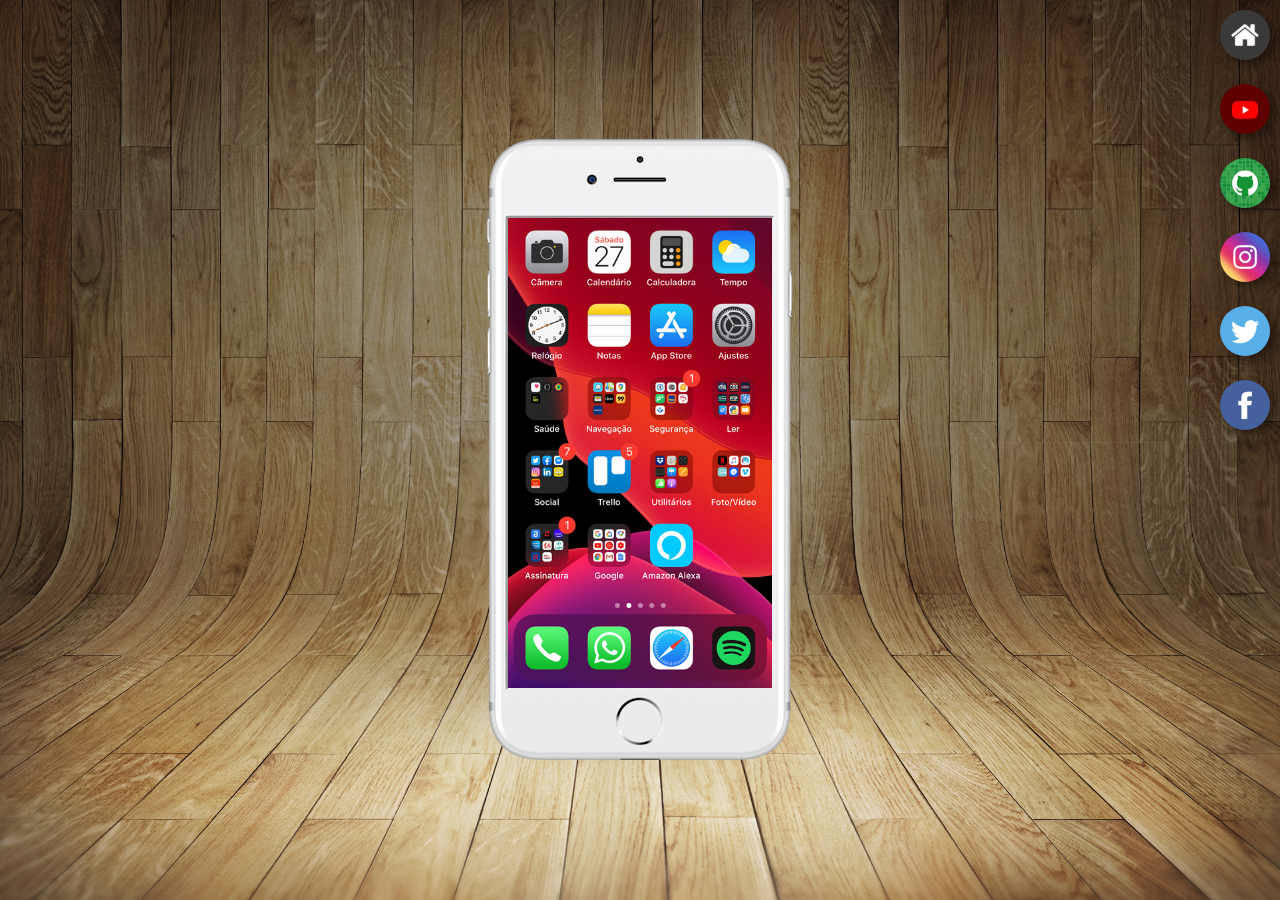
<file: pacote-d013/index.html>
<!DOCTYPE html>
<html lang="pt-br">
<head>
    <meta charset="UTF-8">
    <meta http-equiv="X-UA-Compatible" content="IE=edge">
    <meta name="viewport" content="width=device-width, initial-scale=1.0">
    <title>Projeto redes sociais</title>
    <link rel="shortcut icon" href="pacote-d013/favicon.ico" type="image/x-icon">
    <link rel="stylesheet" href="style/estilo.css">
</head>
<body>
  <main>
    <section id="telefone">
      <iframe src="home.html" name="tela" id="tela"></iframe>

    </section>
     <section id="redes-sociais">
         <a href="home.html" target="tela"><img src="pacote-d013/imagens/logo-home.jpg"> </a><br>

         <a href="youtube.html" target="tela"><img src="pacote-d013/imagens/logo-youtube.jpg"> </a><br>

         <a href="github.html" target="tela"><img src="pacote-d013/imagens/logo-github.jpg"> </a><br>

         <a href="instagram.html" target="tela"  ><img src="pacote-d013/imagens/logo-instagram.jpg"> </a><br>

         <a href="twitter.html" target="tela"><img src="pacote-d013/imagens/logo-twitter.jpg"> </a><br>

         <a href="facebook.html" target="tela"><img src="pacote-d013/imagens/logo-facebook.jpg"> </a>
      </section>
  </main>
</body>
</html>
</file>
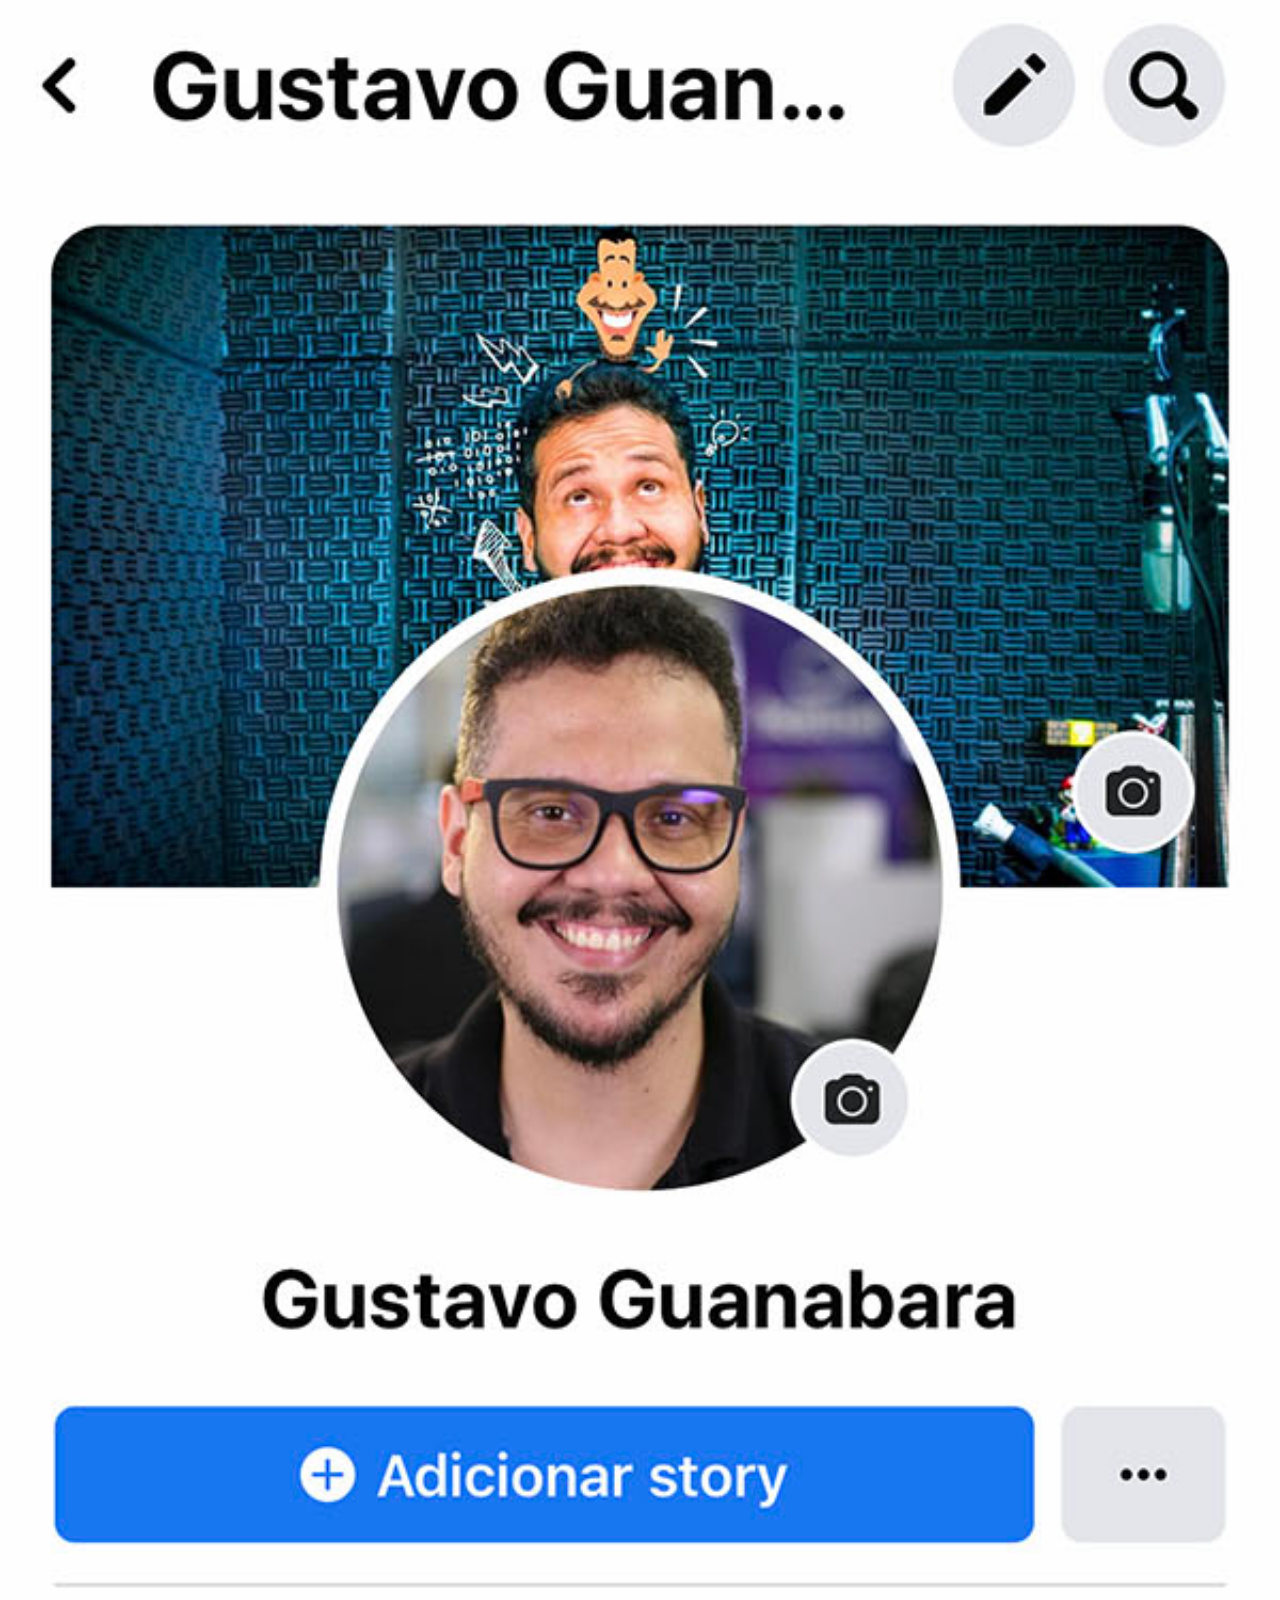
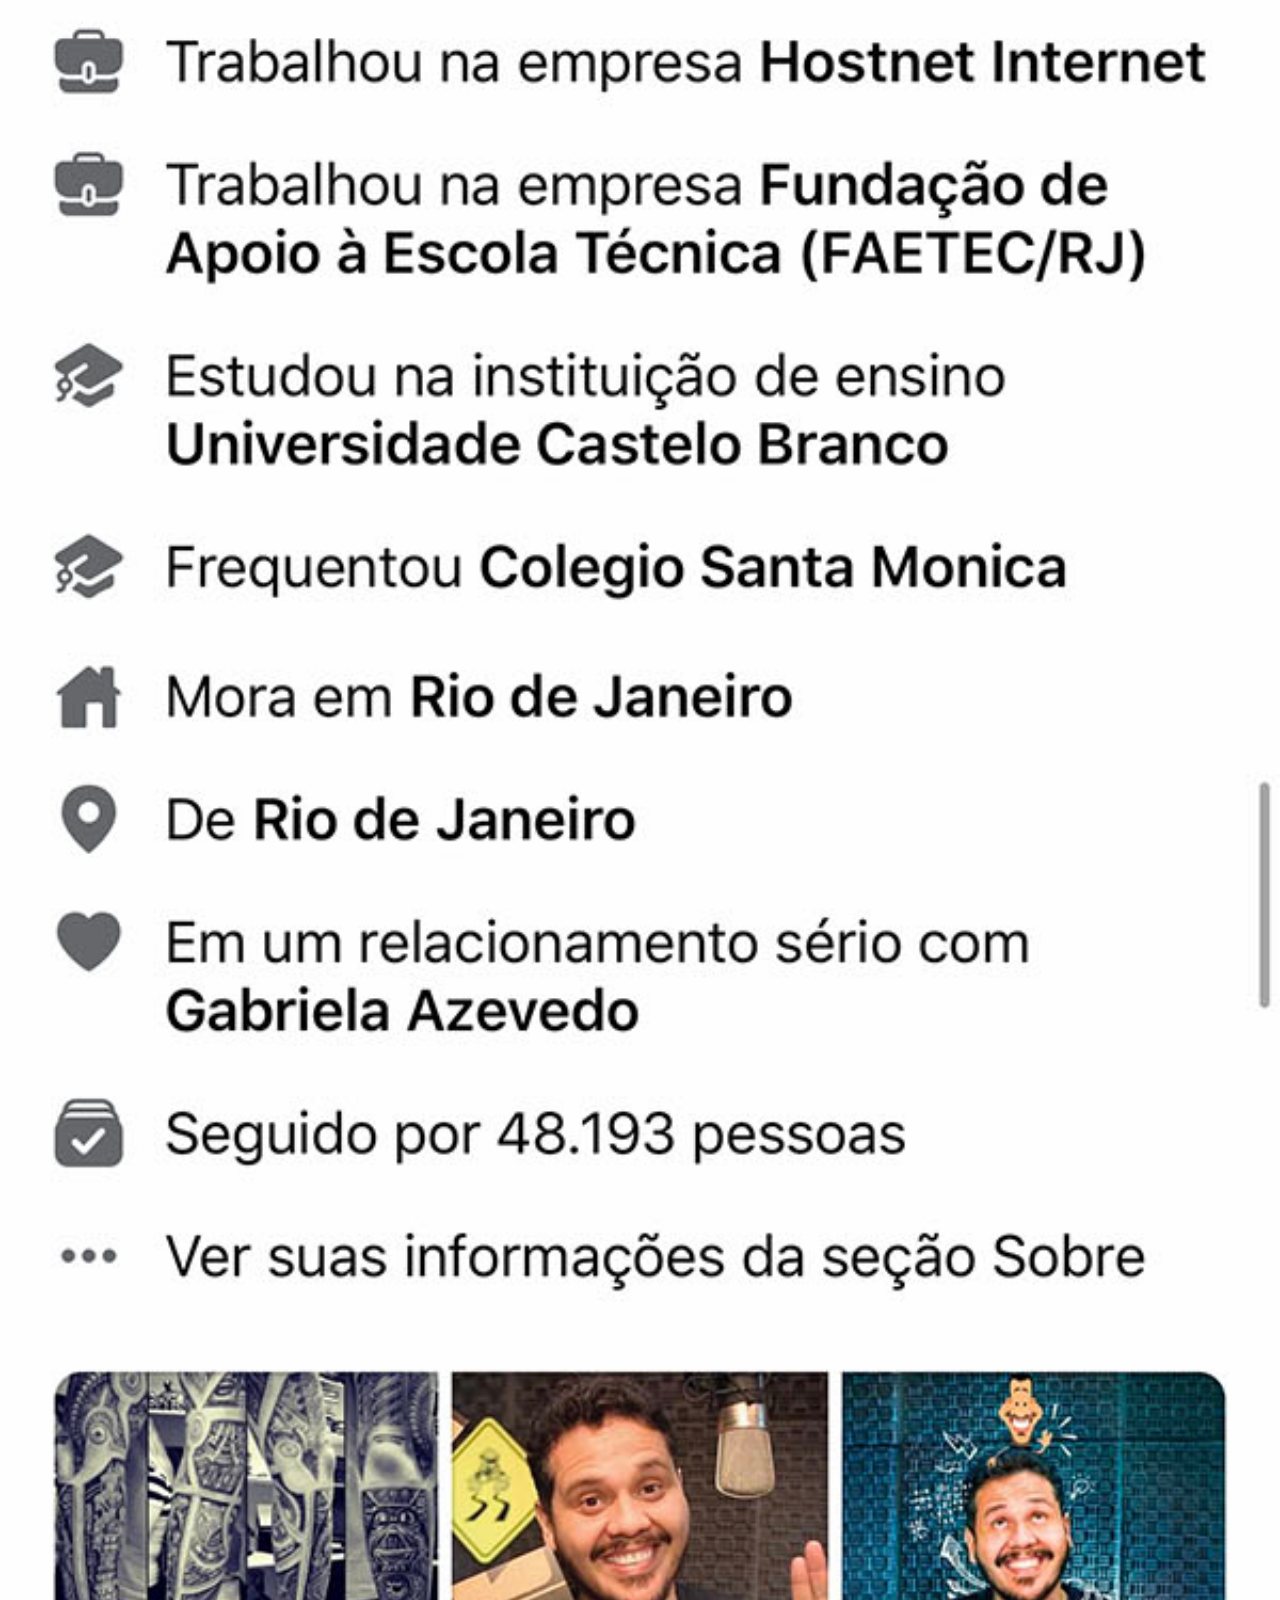
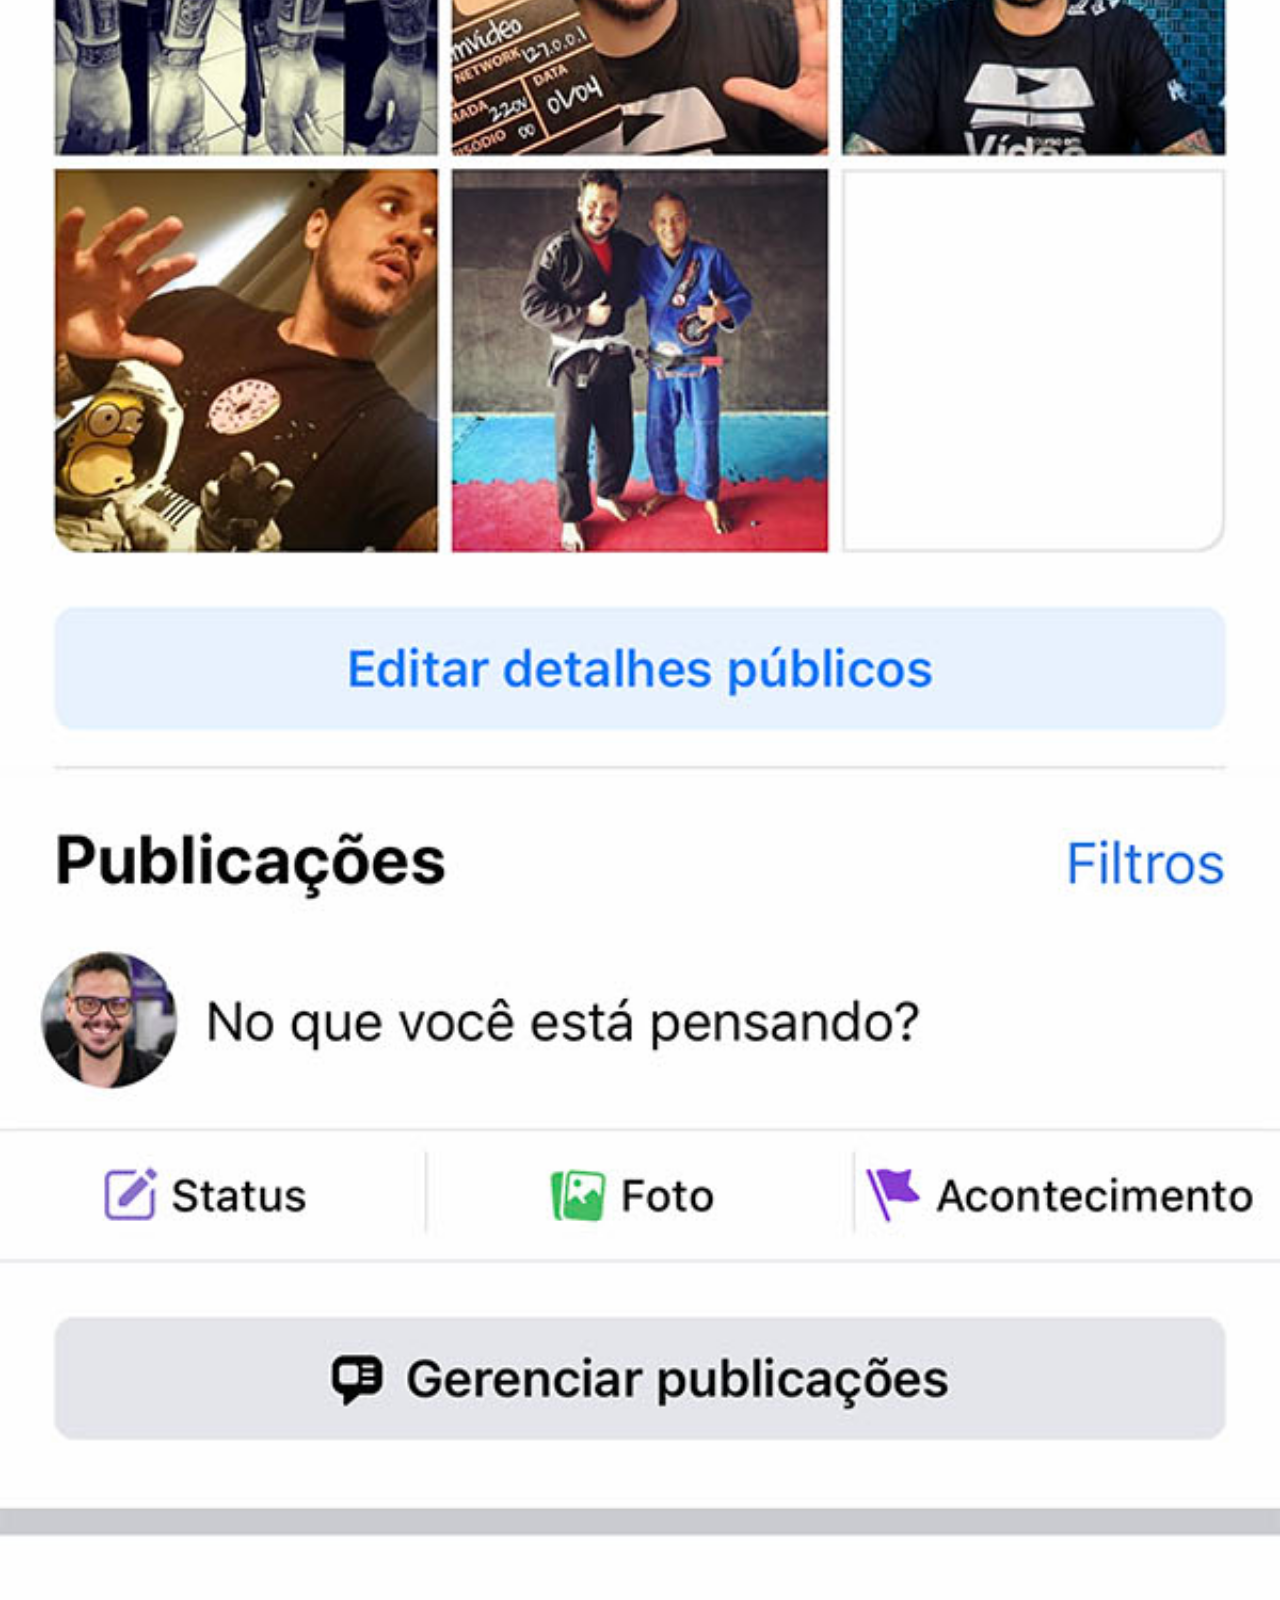
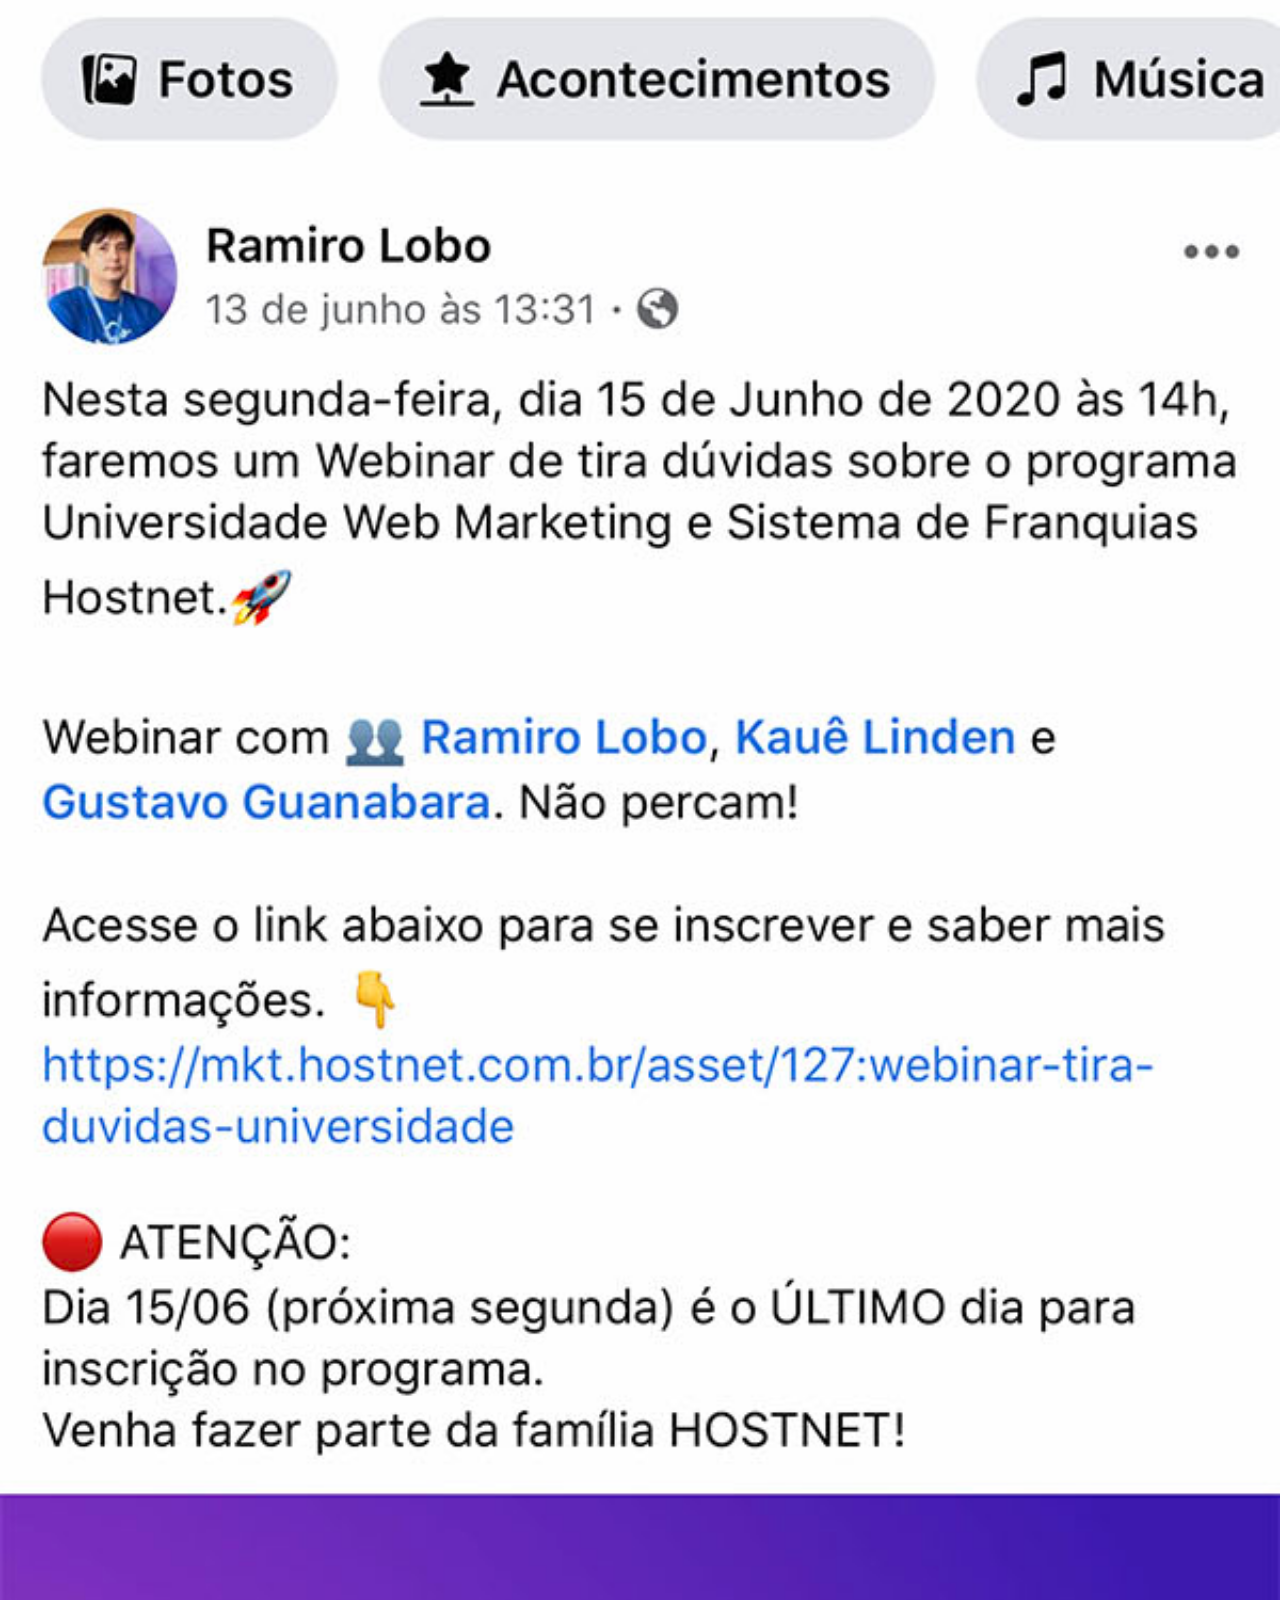
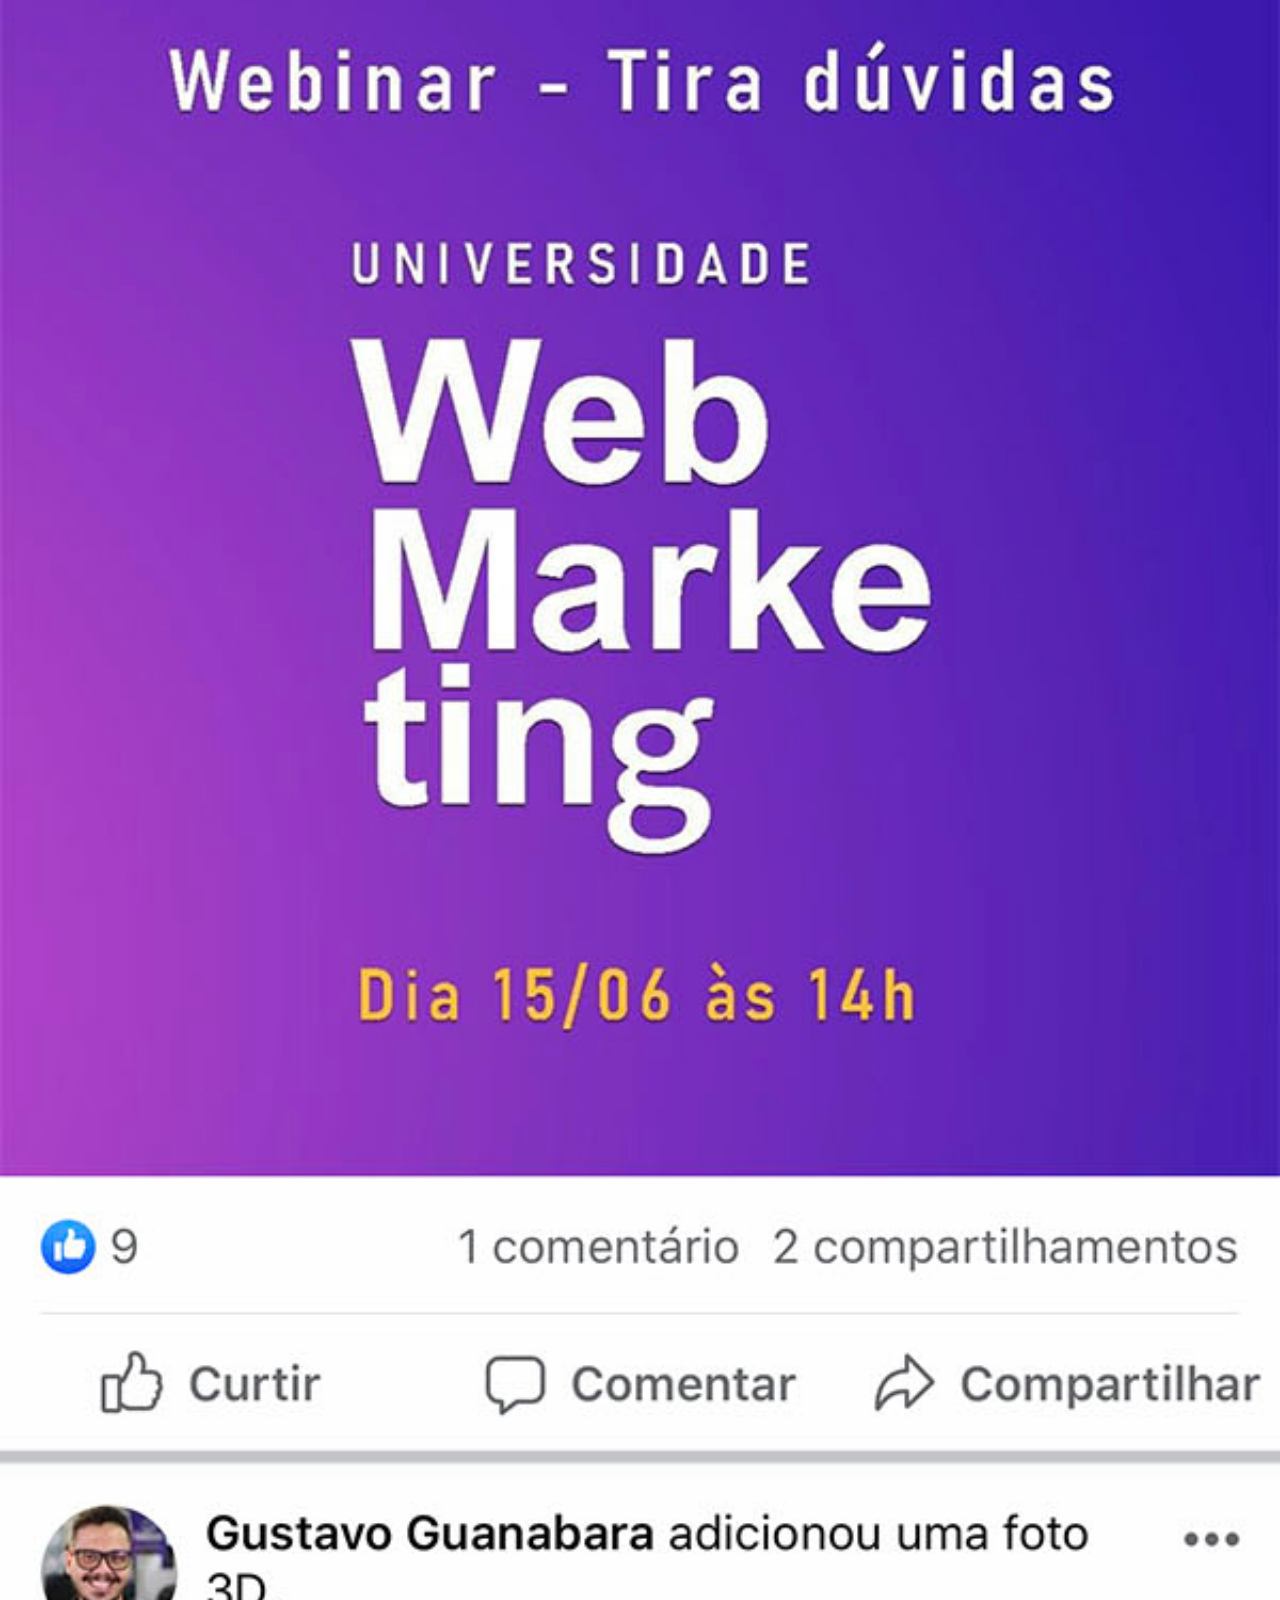
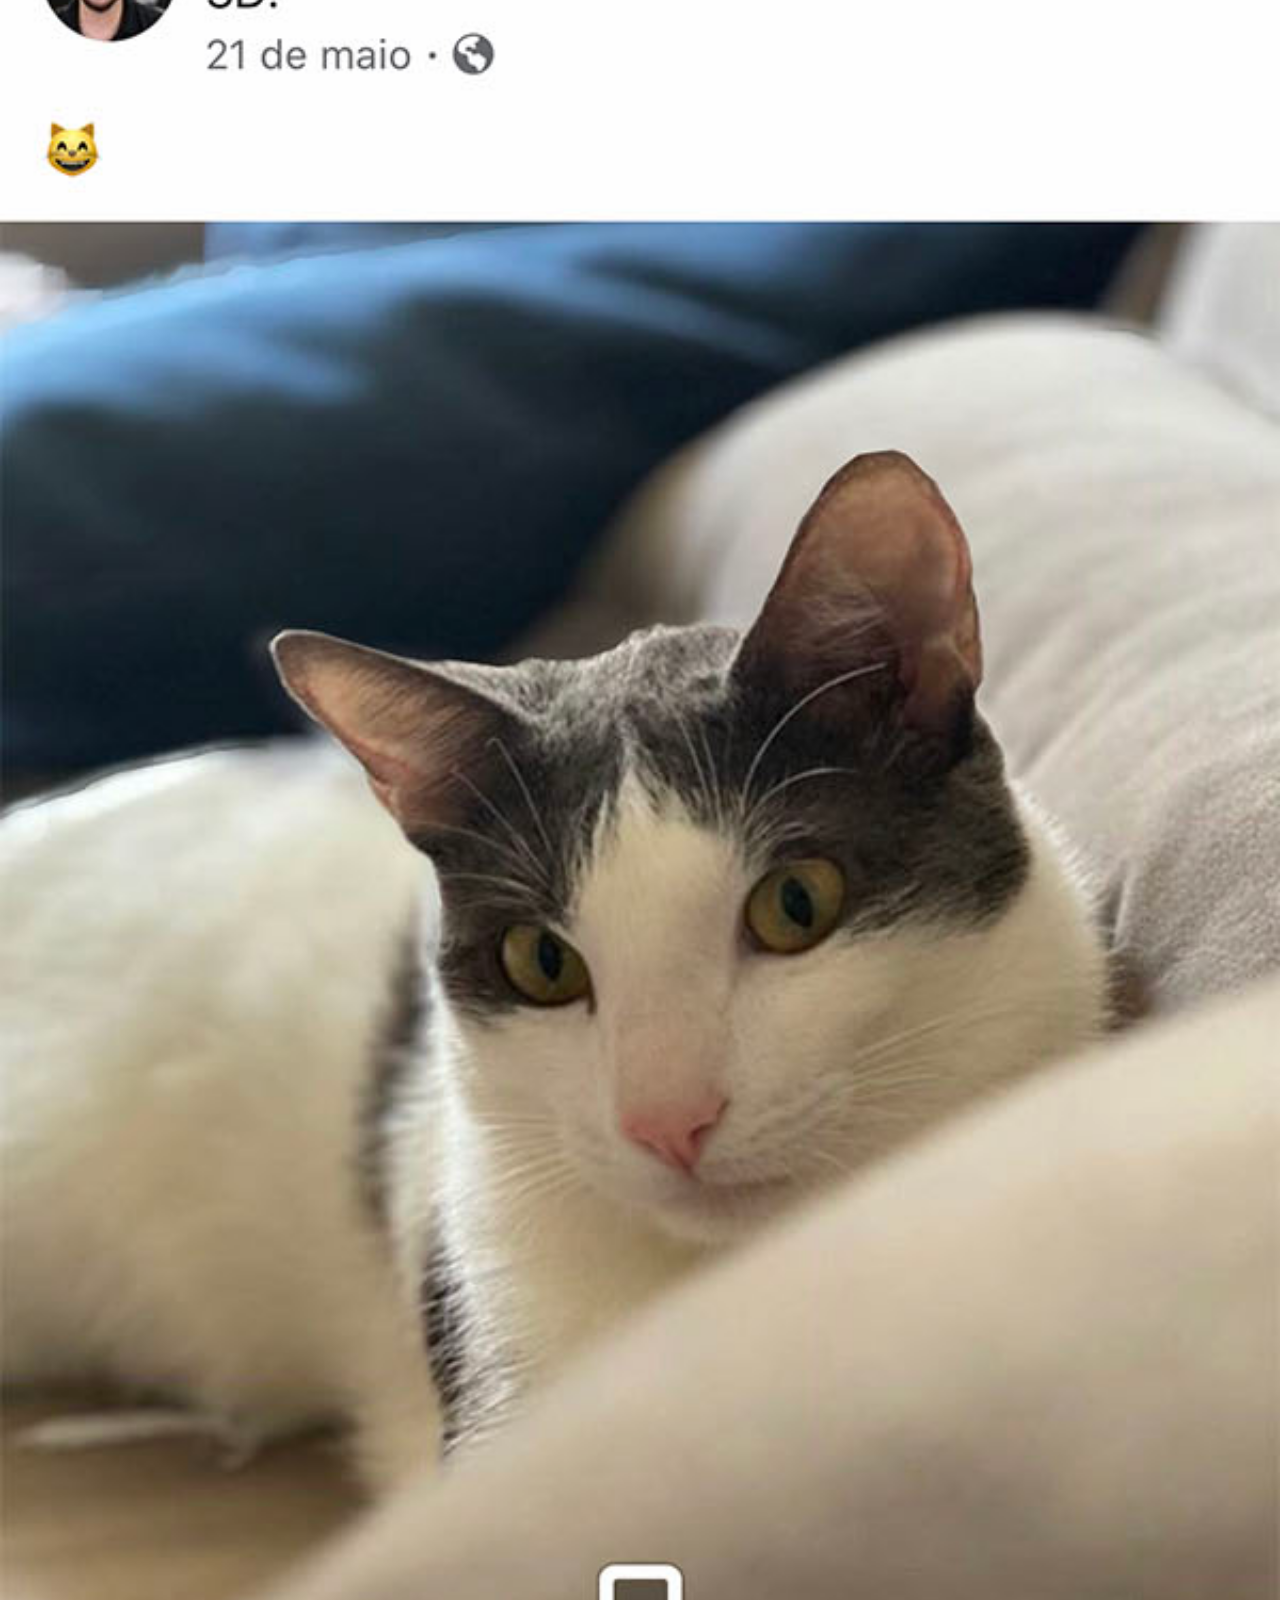
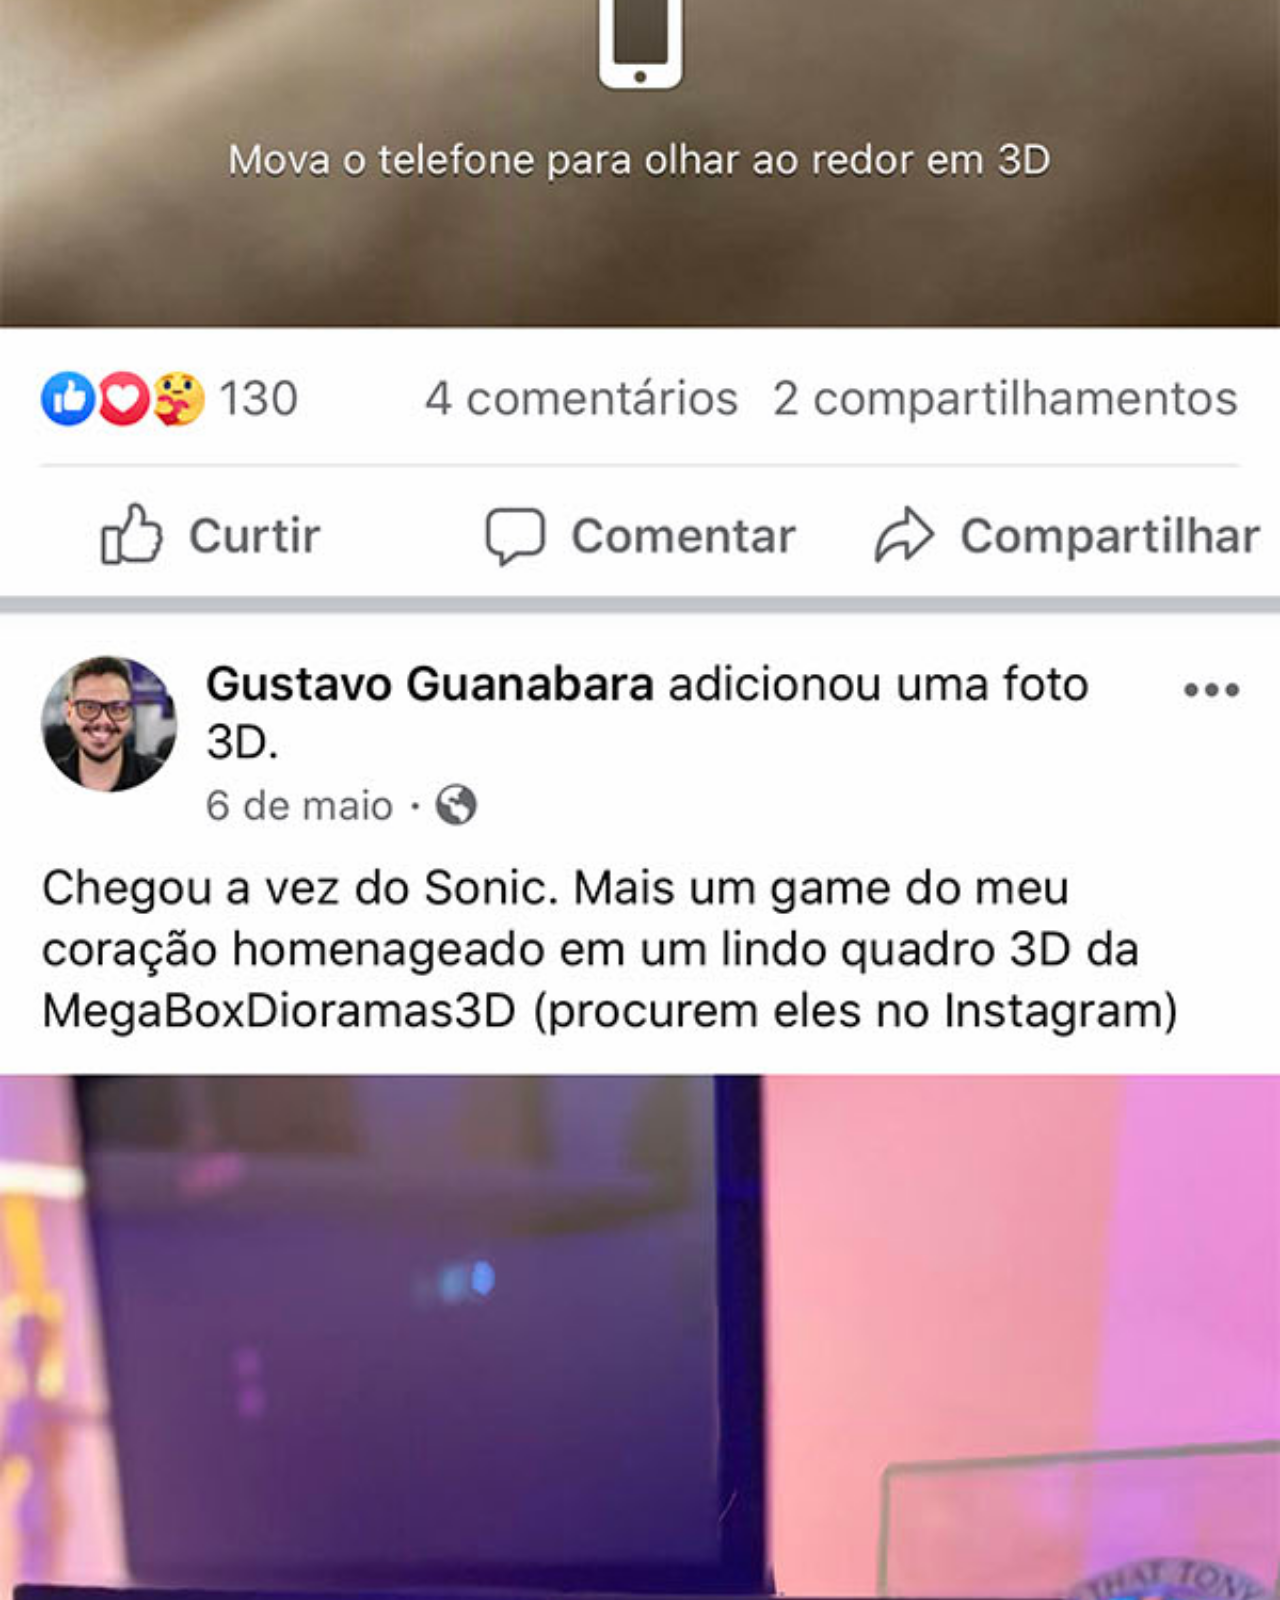
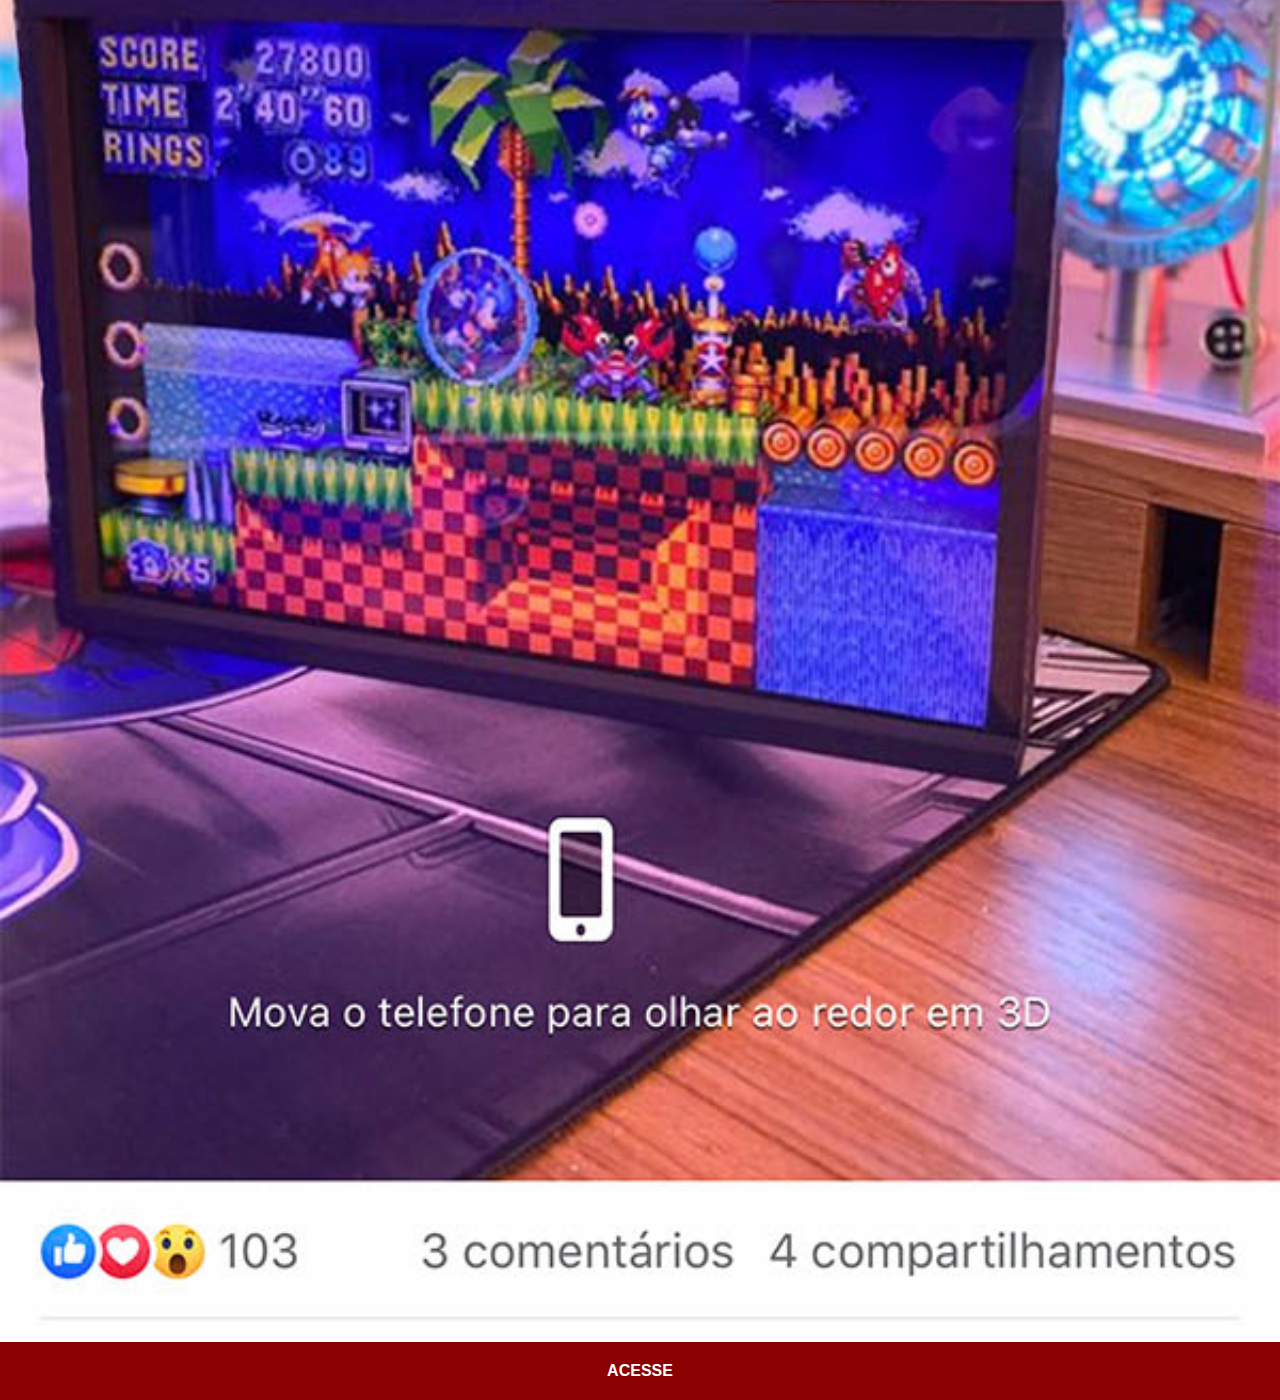
<file: pacote-d013/facebook.html>
<!DOCTYPE html>
<html lang="en">
<head>
    <meta charset="UTF-8">
    <meta http-equiv="X-UA-Compatible" content="IE=edge">
    <meta name="viewport" content="width=device-width, initial-scale=1.0">
    <title>Document</title>
    <style>
        *{
            font-family: Arial, Helvetica, sans-serif;
            padding: 0;
            margin: 0;
        }
        ::-webkit-scrollbar{
            width: 0;
            height: 0;
        }
        img{
            width: 100vw;
        }
        a{
            display: block;
            background-color: darkred;
            color: white;
            padding: 20px;
            text-align: center;
            font-weight: bolder;
            text-decoration: none;
        }
        a:hover{
            text-decoration: underline;
            color: black;
        }
    </style>
</head>
<body>
    <img src="pacote-d013/imagens/tela-facebook.jpg" alt="Facebook">
<a href="https://www.facebook.com/" target="_blank"> ACESSE  </a>
</body>
</html>
</file>
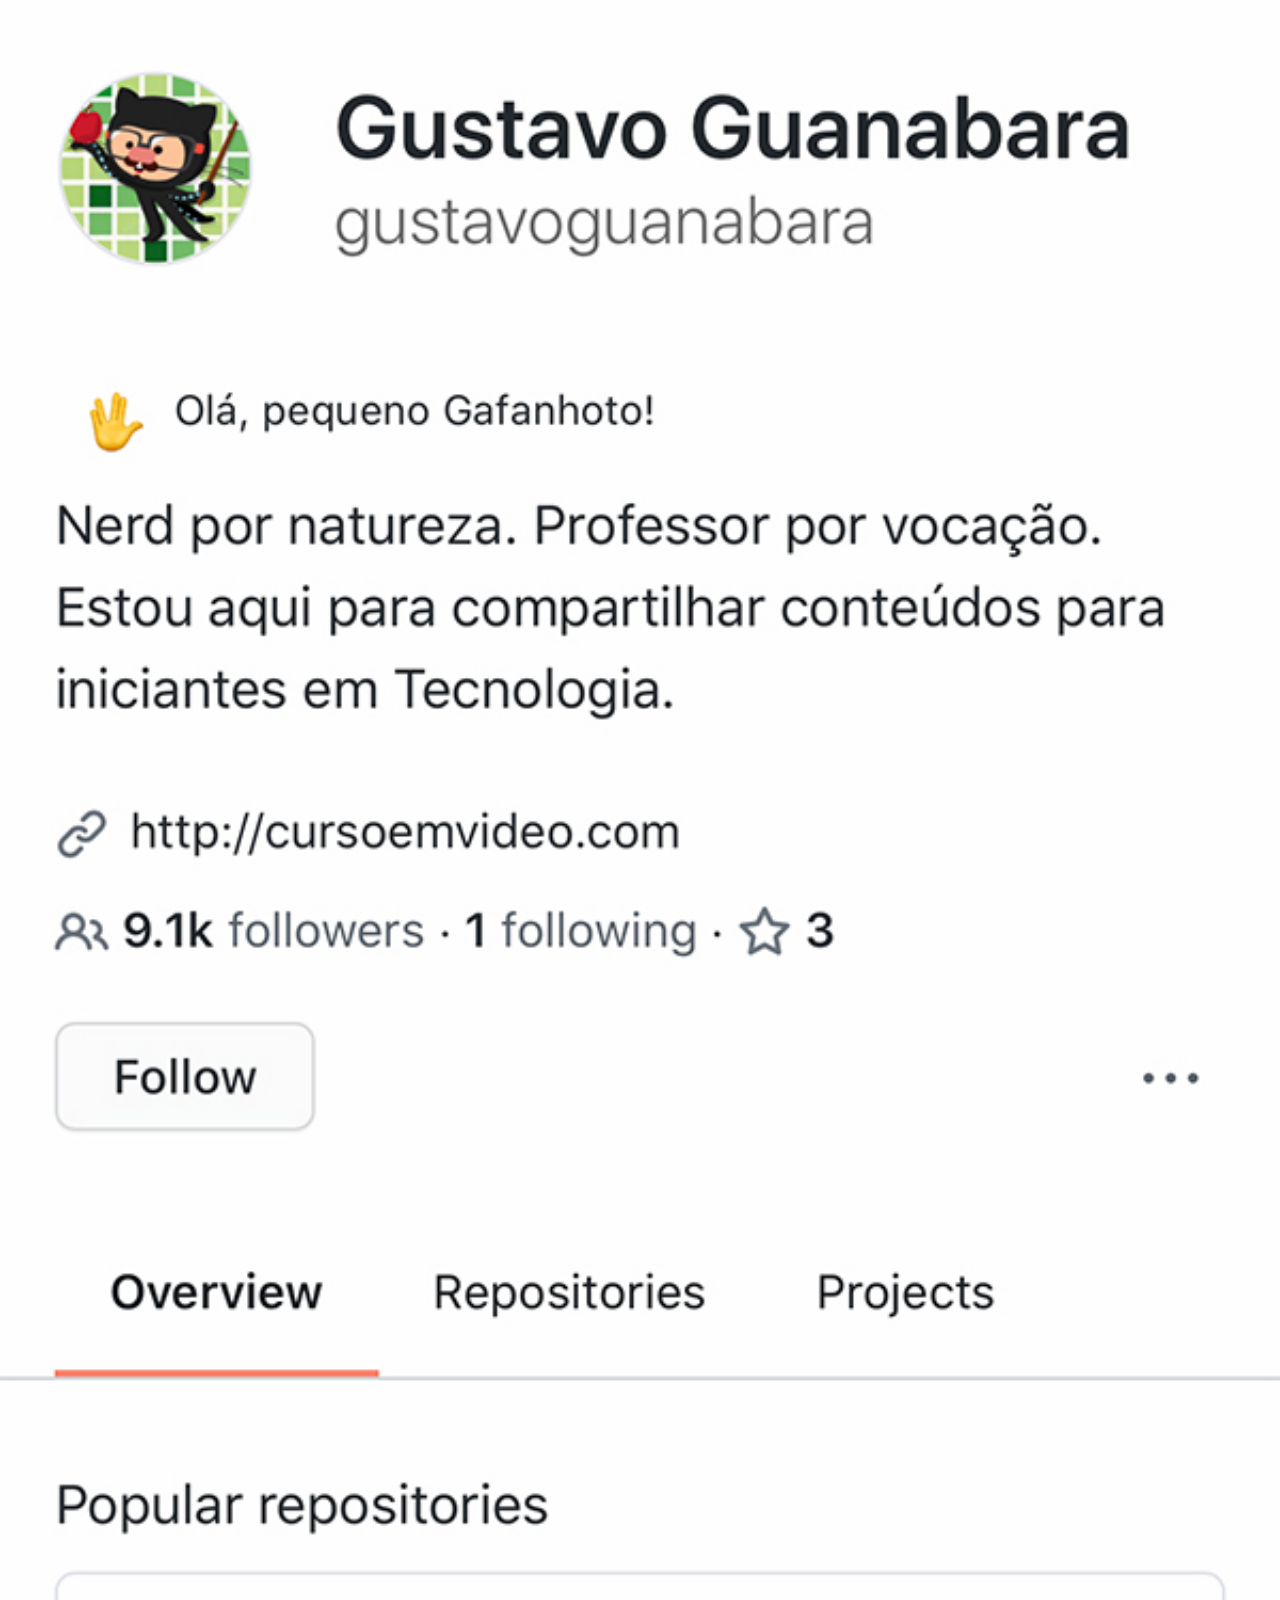
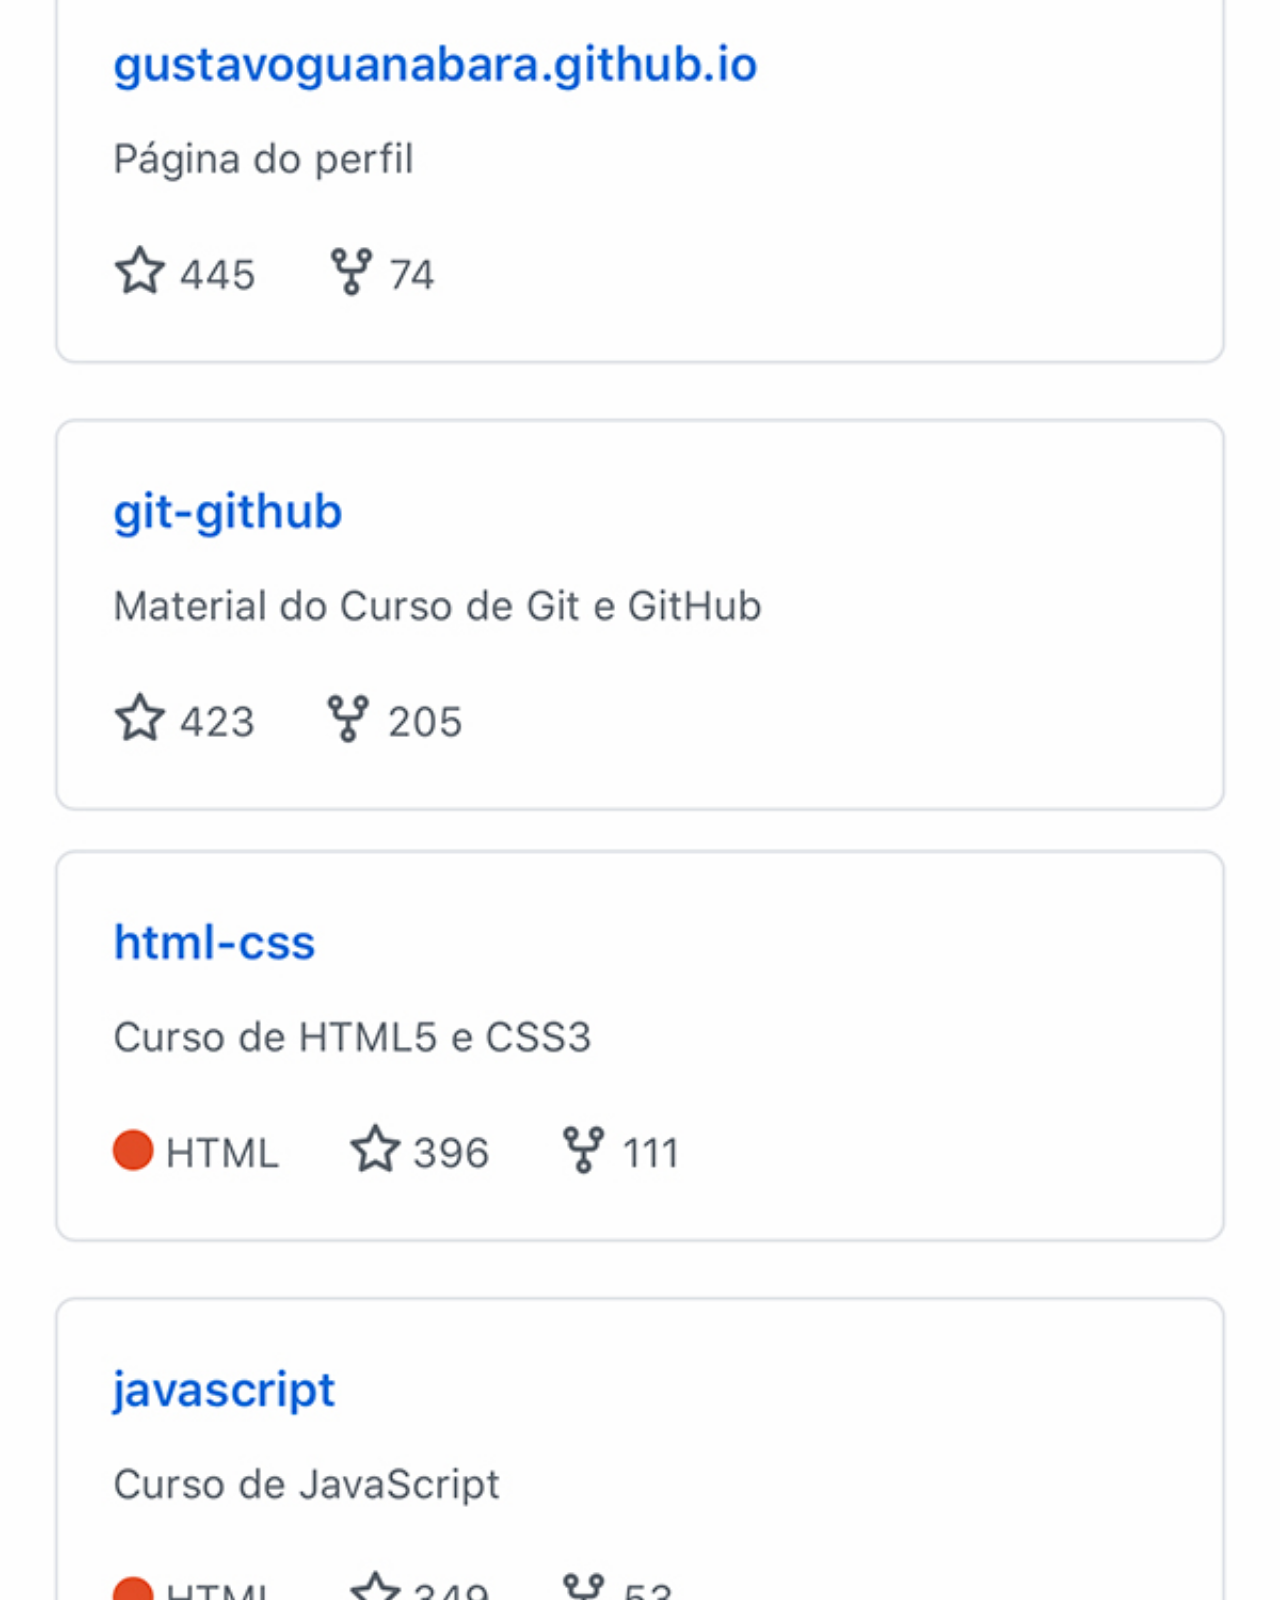
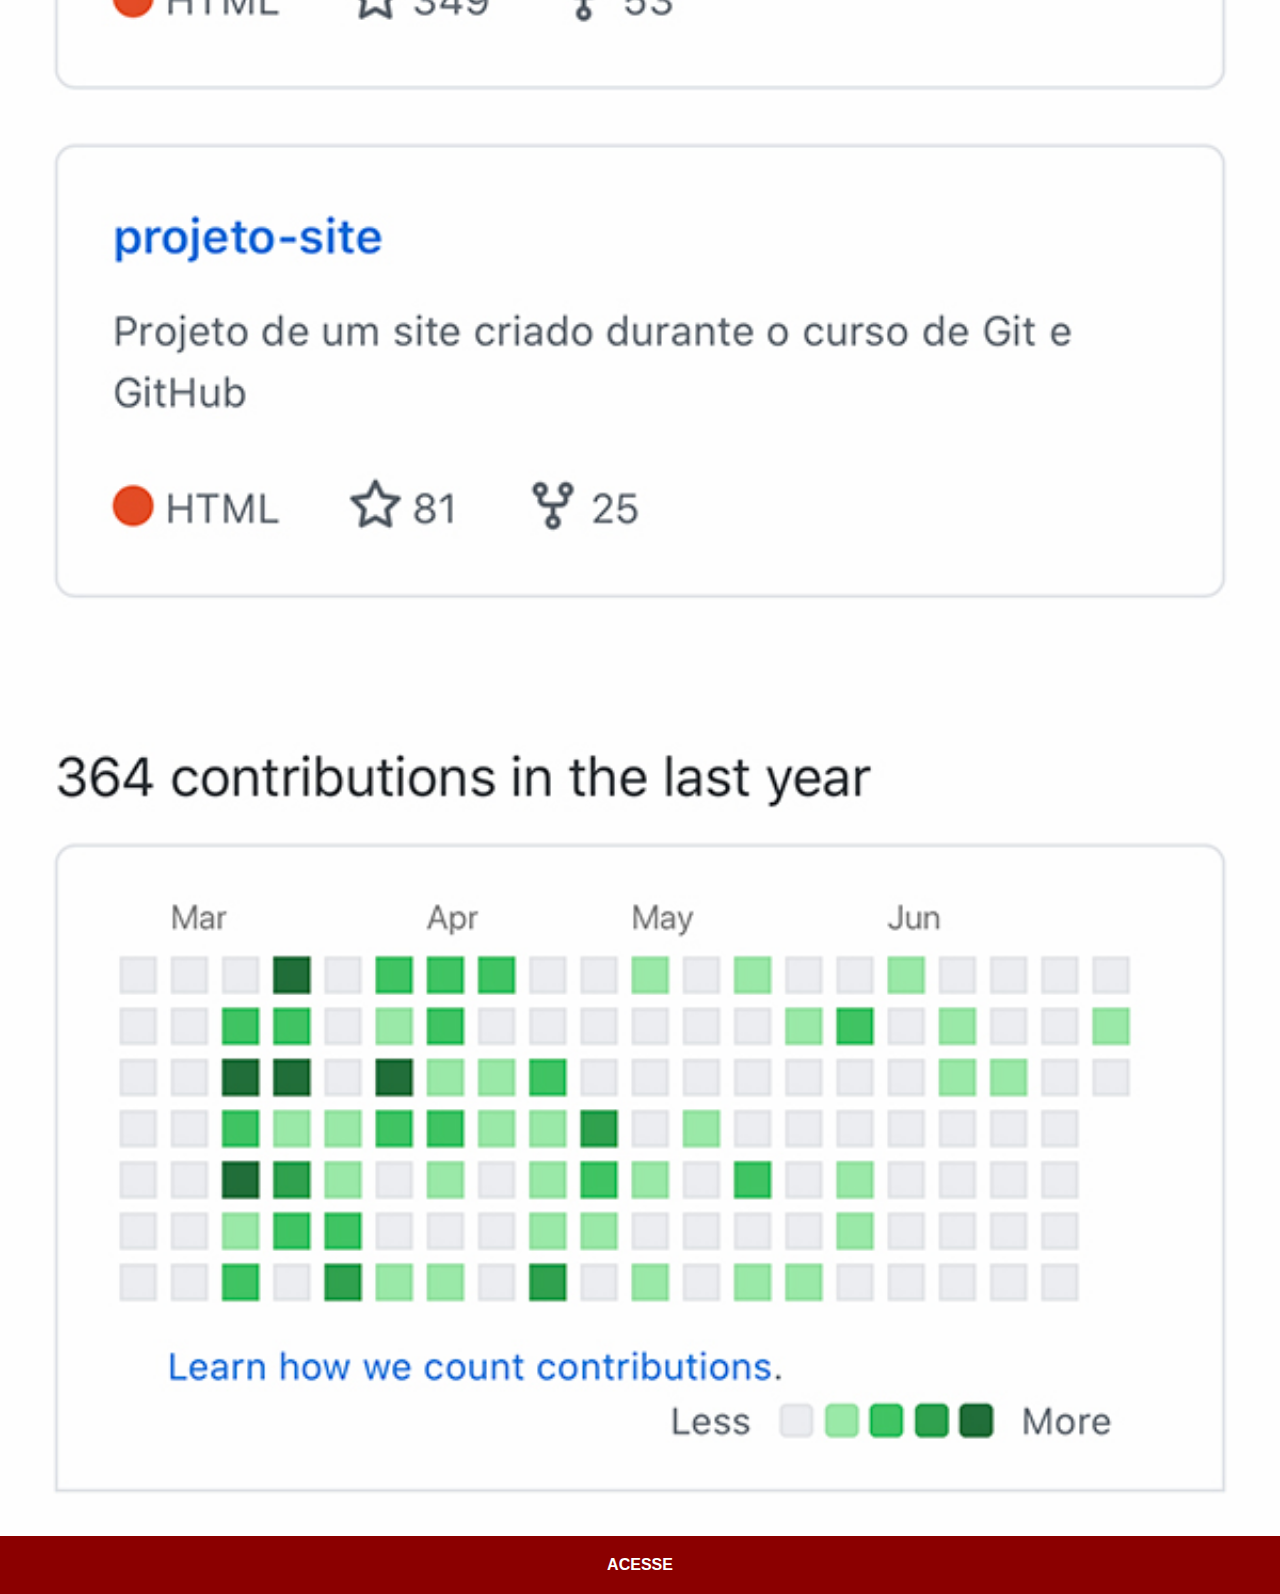
<file: pacote-d013/github.html>
<!DOCTYPE html>
<html lang="en">
<head>
    <meta charset="UTF-8">
    <meta http-equiv="X-UA-Compatible" content="IE=edge">
    <meta name="viewport" content="width=device-width, initial-scale=1.0">
    <title>Document</title>
    <style>
        *{
            margin: 0px;
            padding: 0px;
            font-family:Arial, Helvetica, sans-serif;
        }
        ::-webkit-scrollbar{
            width: 0;
            height: 0;
        }
        img{
            width: 100vw;
        }
        a{
            display: block;
            background-color: darkred;
            color: white;
            padding: 20px;
            text-align: center;
            font-weight: bolder;
            text-decoration: none;

        }
        a:hover{
            text-decoration: underline;
            color: black;
        }
    </style>
</head>
<body>
    <img src="pacote-d013/imagens/tela-github.jpg" alt="GitHub">
    <a href="https://github.com/Conrad011" target="_blank">  ACESSE  </a>
</body>
</html>
</file>
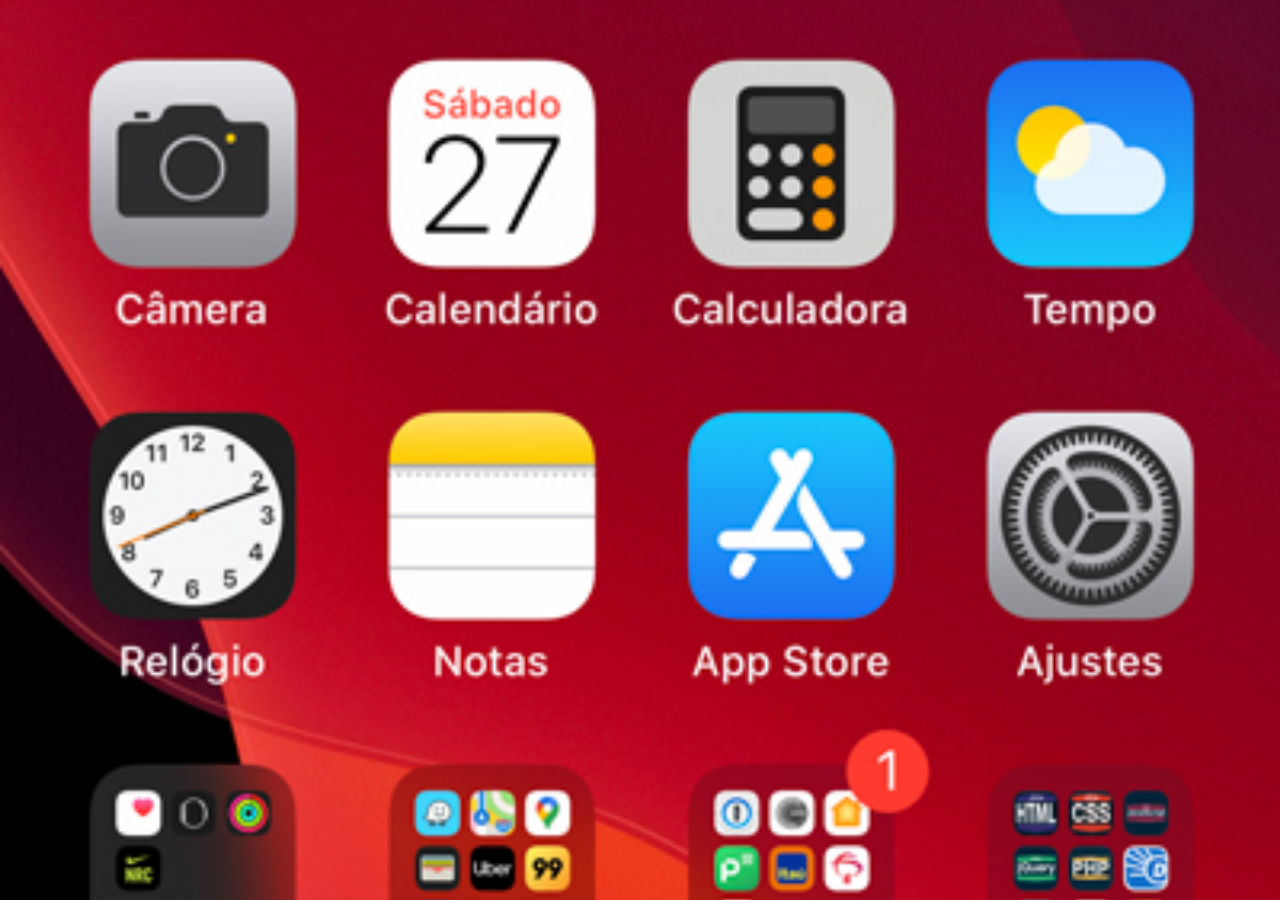
<file: pacote-d013/home.html>
<!DOCTYPE html>
<html lang="pt-br">
<head>
    <meta charset="UTF-8">
    <meta http-equiv="X-UA-Compatible" content="IE=edge">
    <meta name="viewport" content="width=device-width, initial-scale=1.0">
    <title>Document</title>
</head>
<style>
    *{
        margin: 0px;
        padding: 0px;
    }
    body{
        width: 100vw;
        height: 100vh;
        background: black url('pacote-d013/imagens/tela-home.jpg') no-repeat top center;
        background-size: cover;
    }
</style>
<body>
    
</body>
</html>
</file>
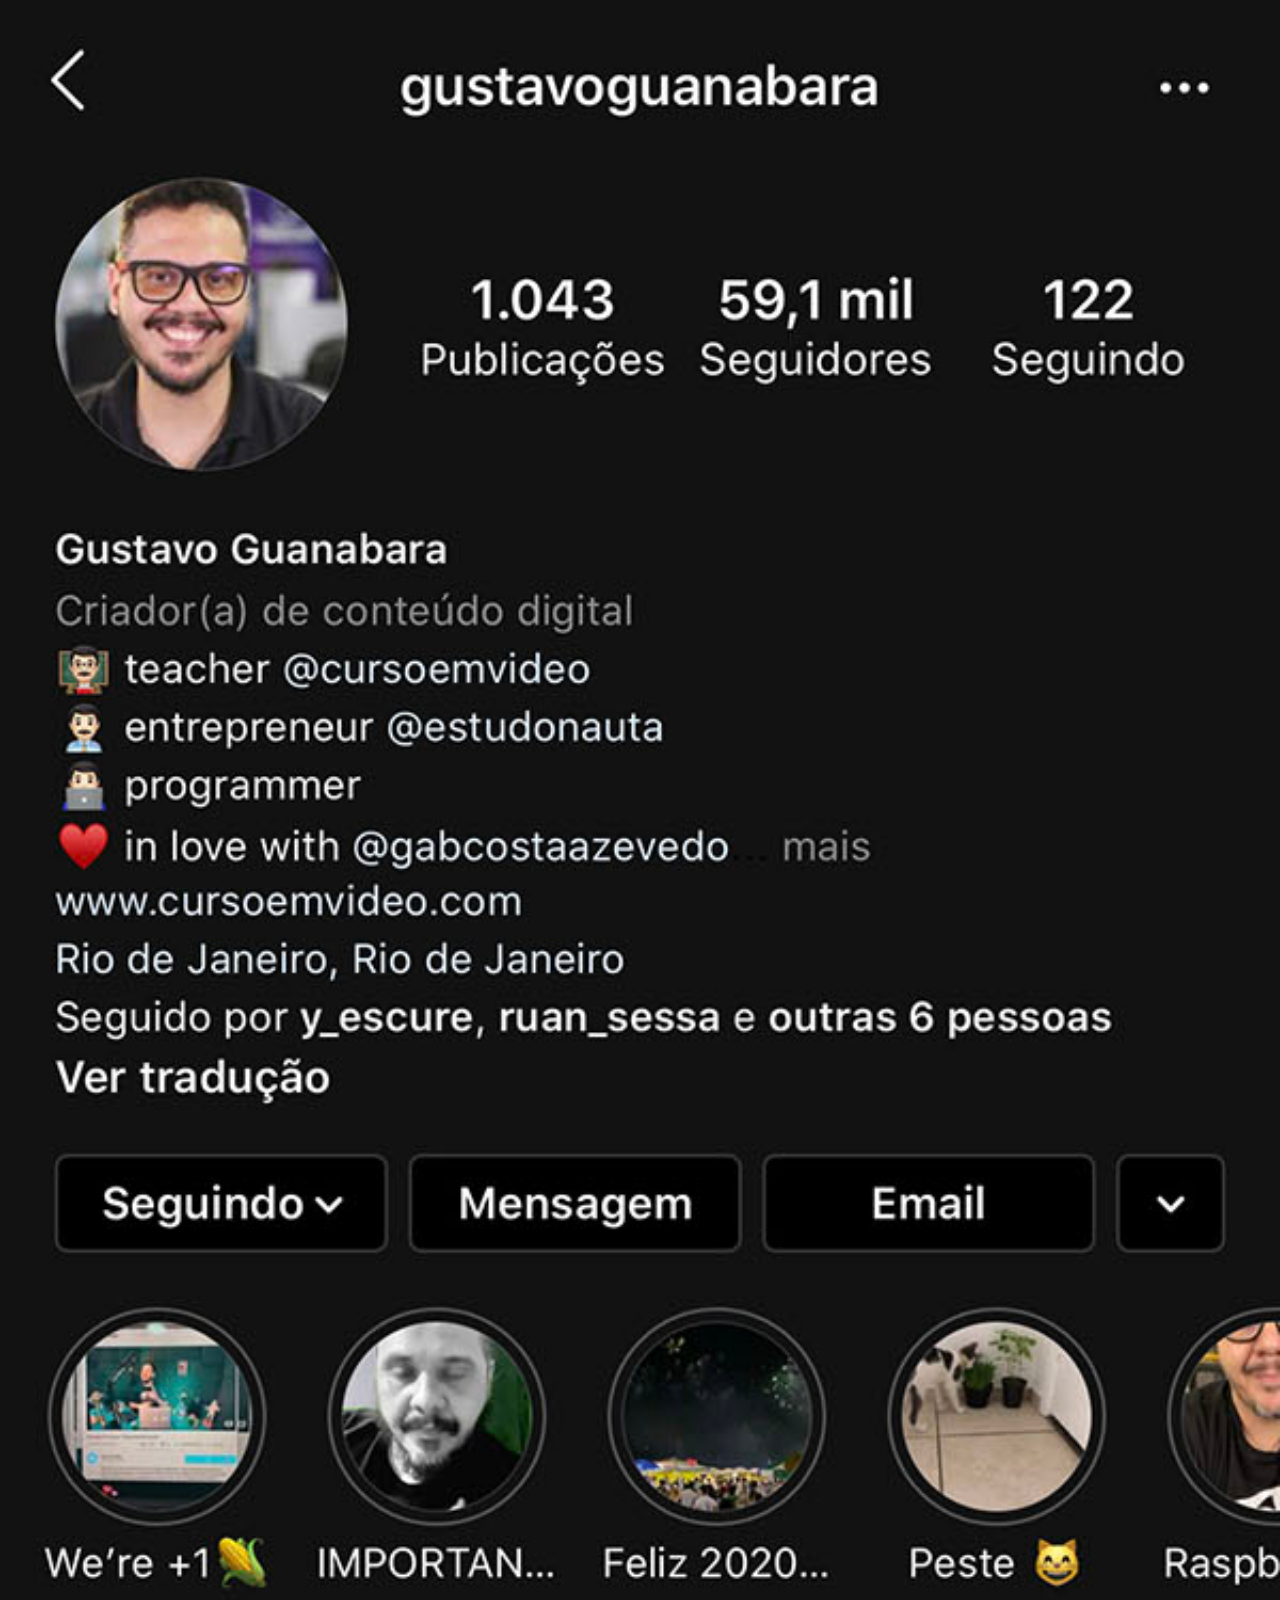
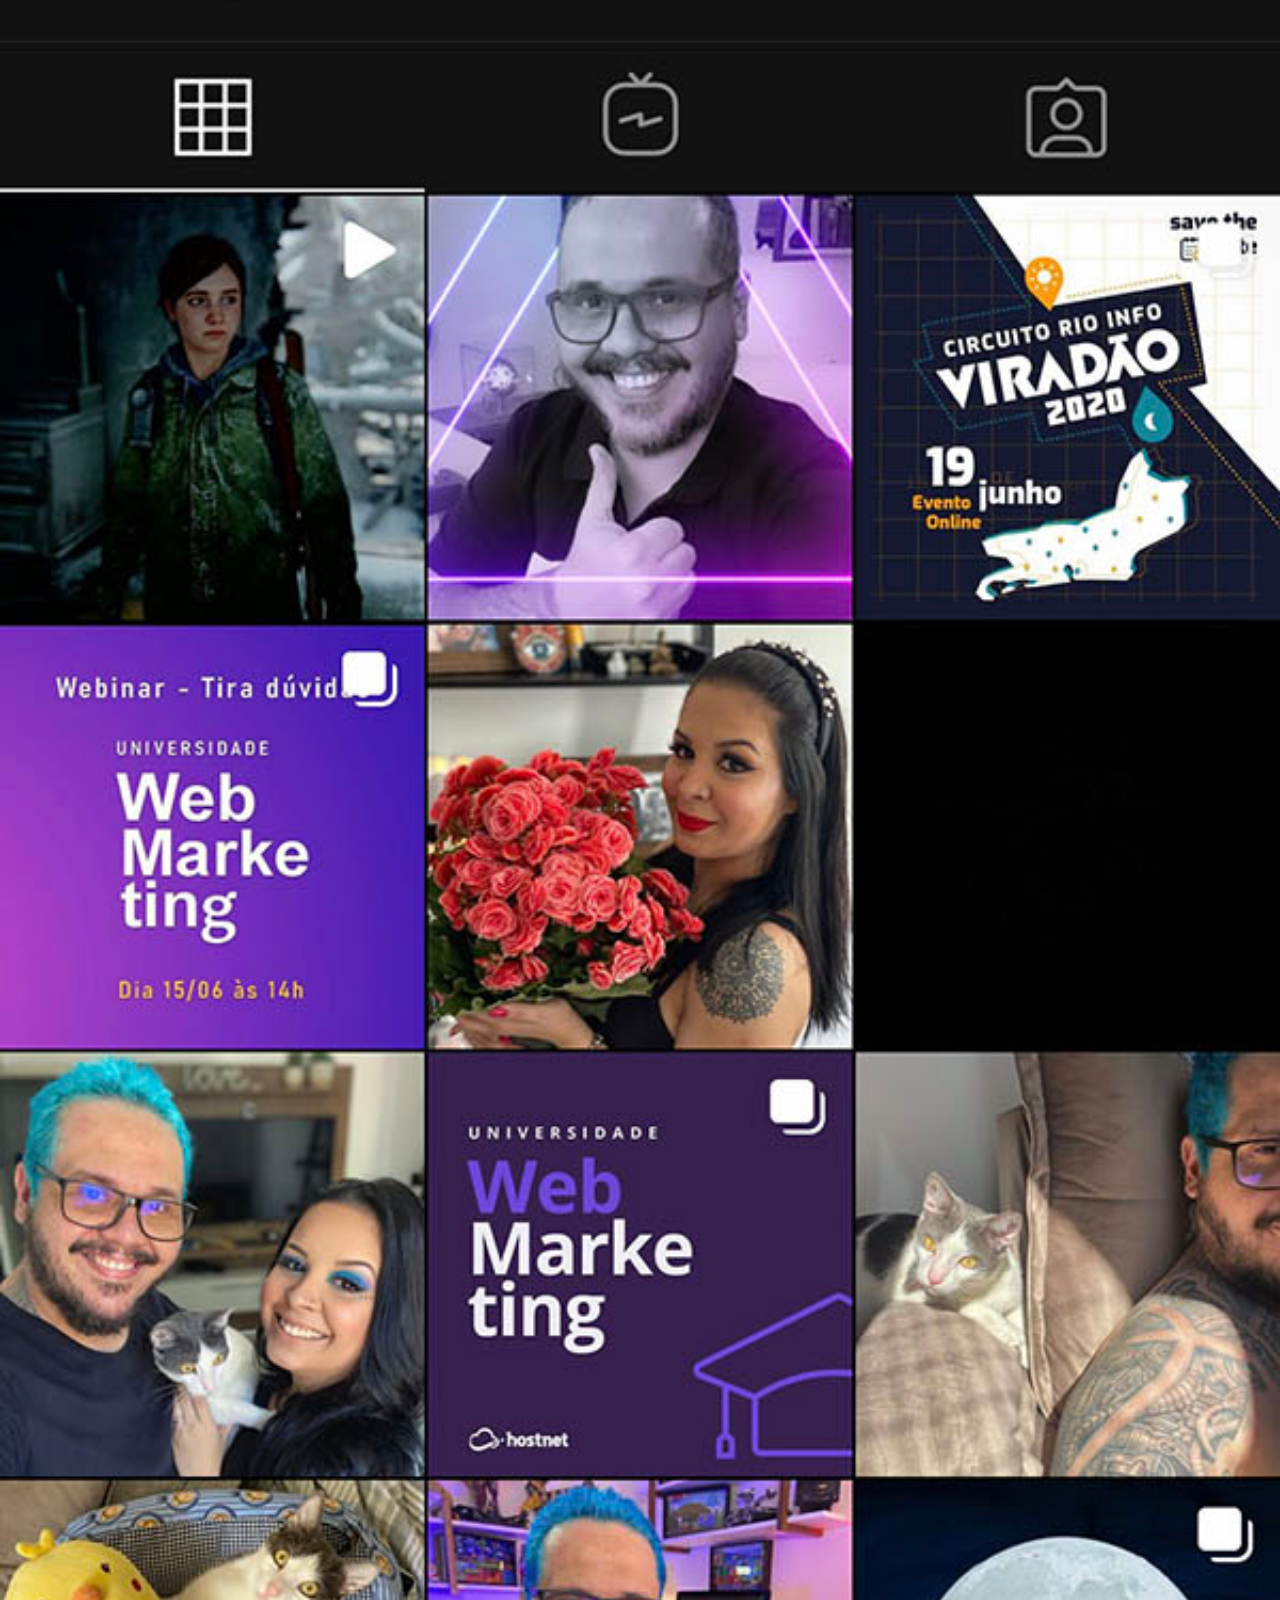
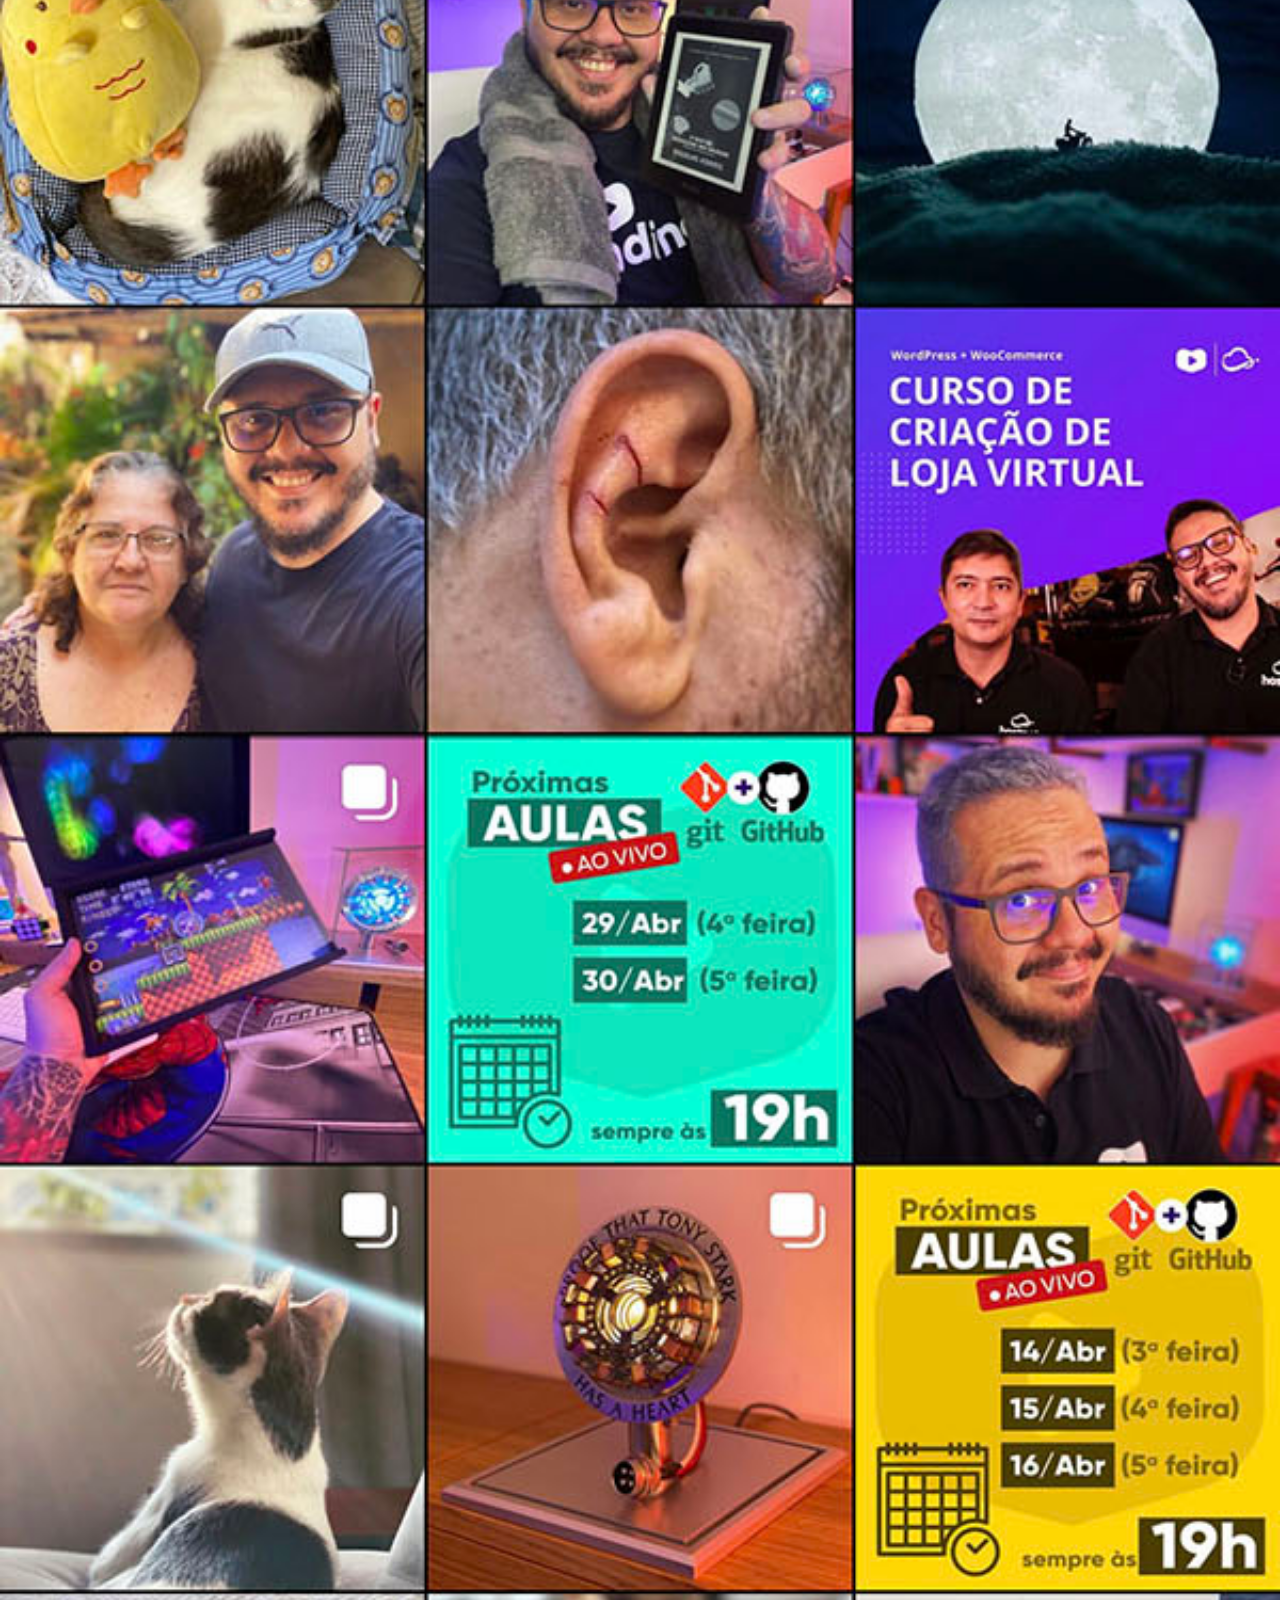
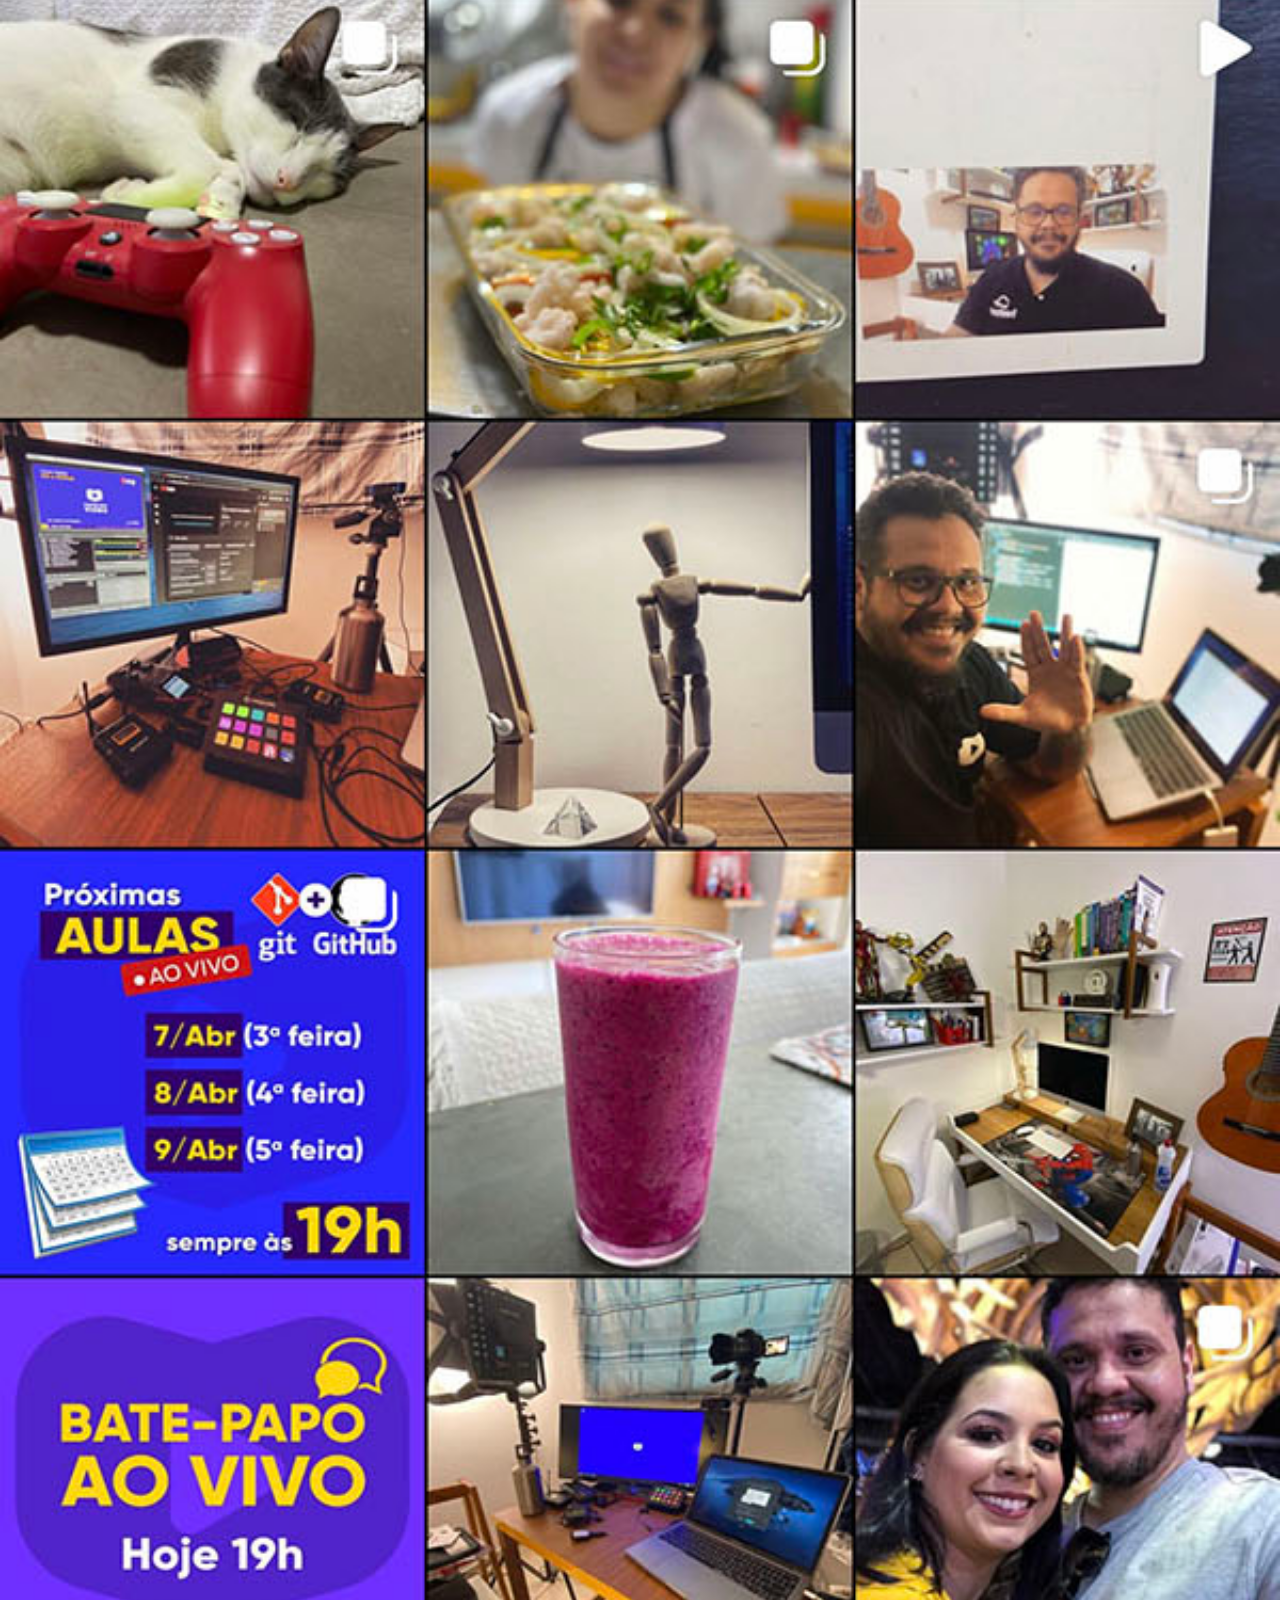
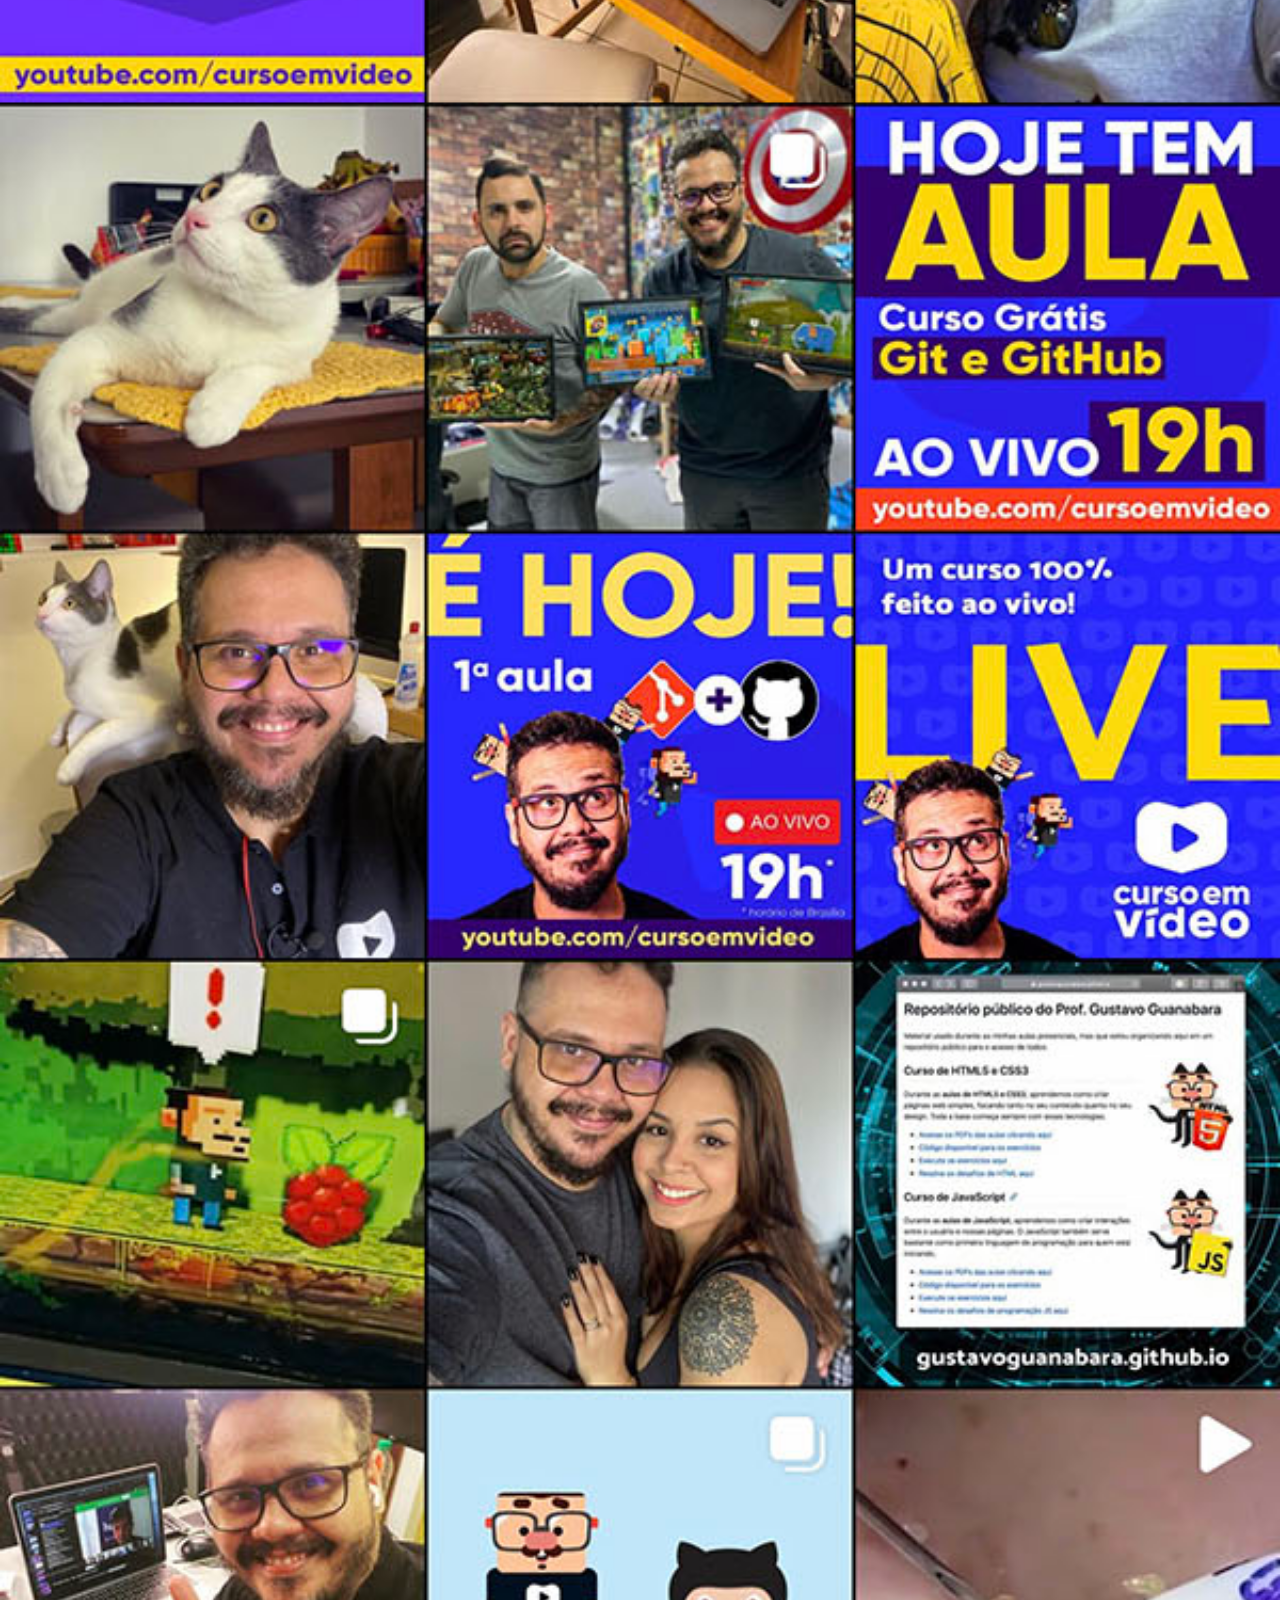
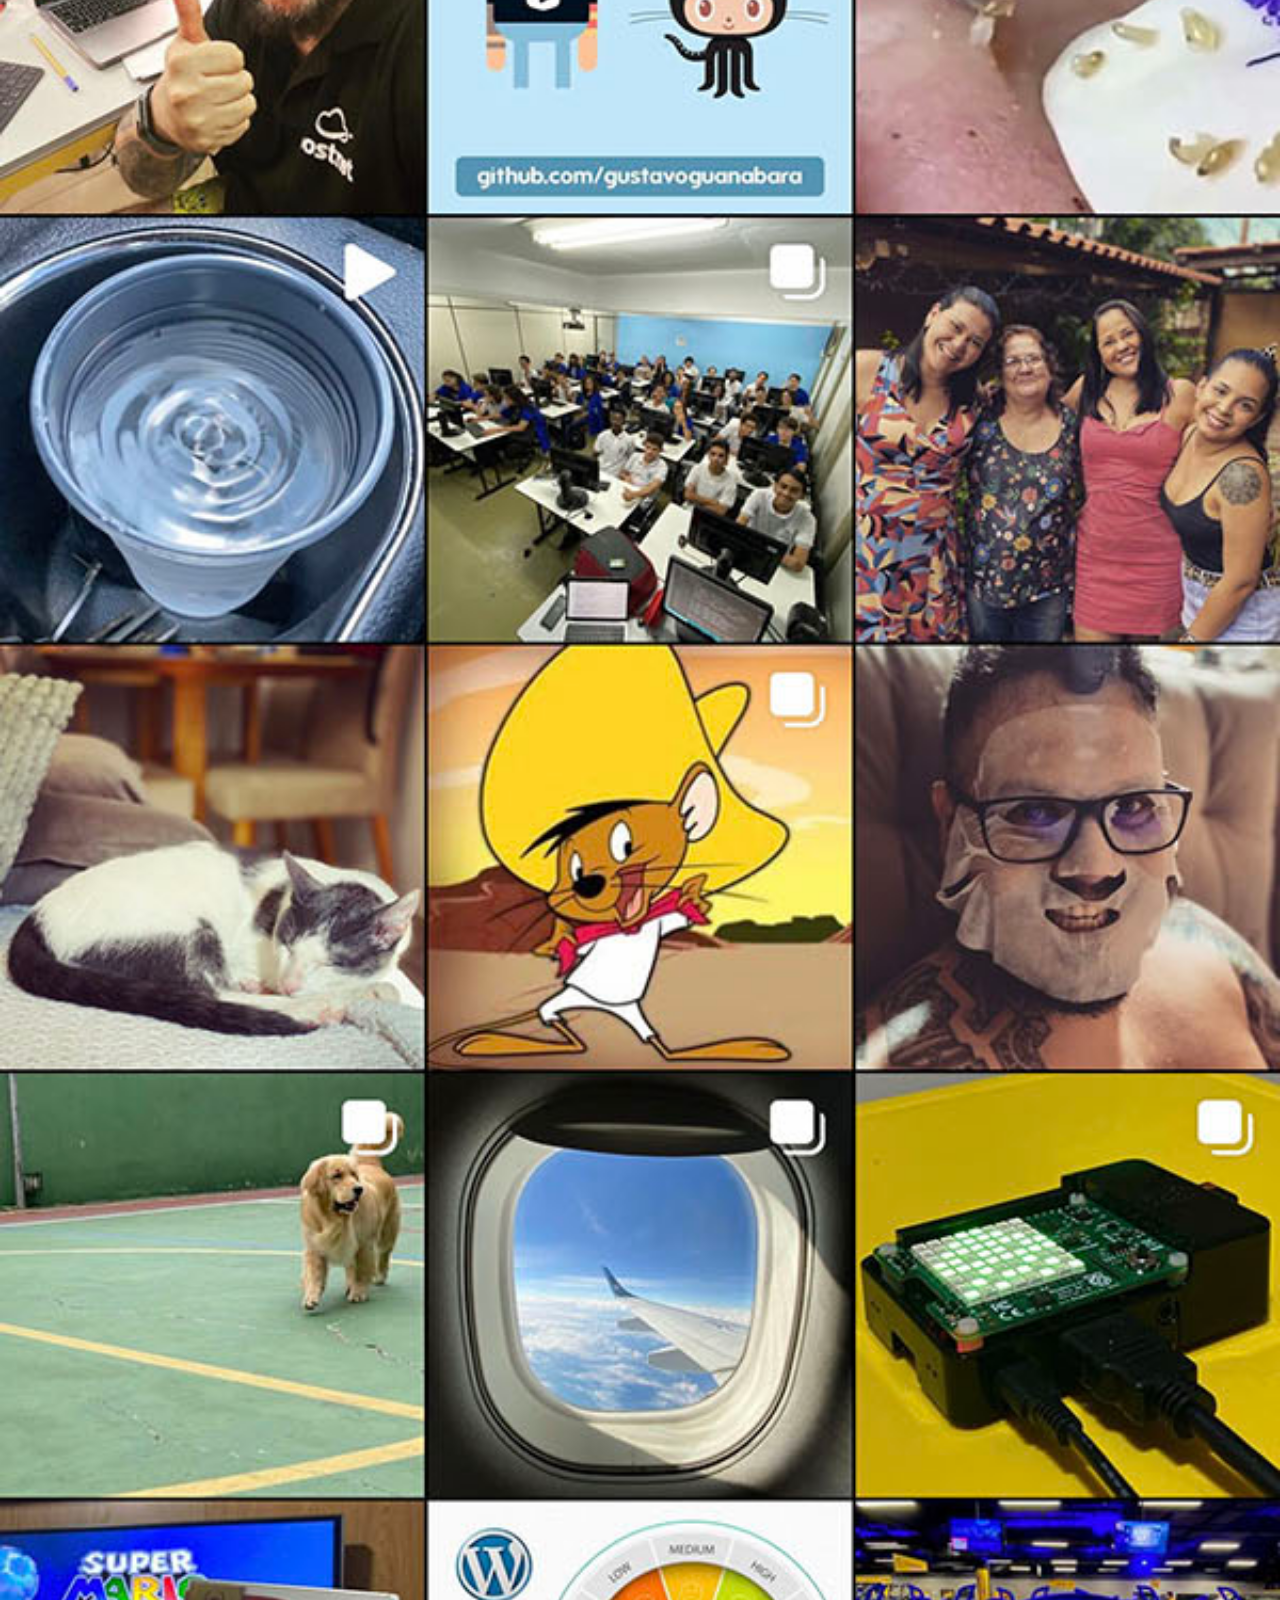
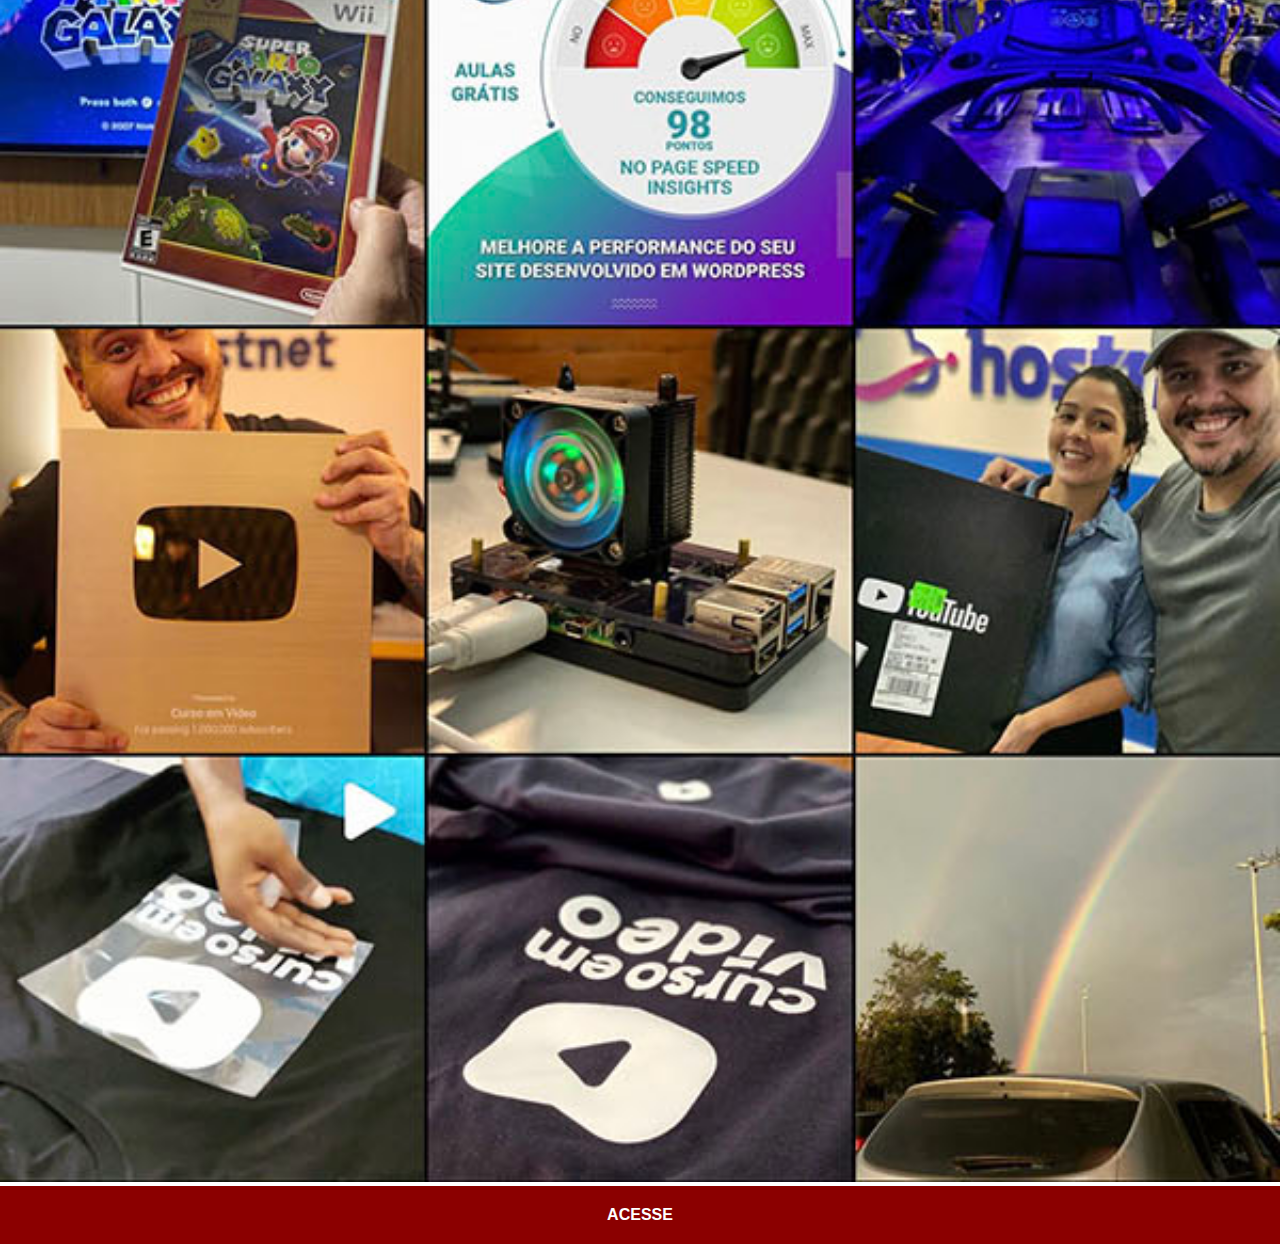
<file: pacote-d013/instagram.html>
<!DOCTYPE html>
<html lang="en">
<head>
    <meta charset="UTF-8">
    <meta http-equiv="X-UA-Compatible" content="IE=edge">
    <meta name="viewport" content="width=device-width, initial-scale=1.0">
    <title>Document</title>
    <style>
        *{
            font-family: Arial, Helvetica, sans-serif;
            margin: 0px;
            padding: 0px;
        }
        ::-webkit-scrollbar{
            width: 0;
            height: 0;
        }
        img{
            width: 100vw;
        }
        a{
            background-color: darkred;
            color: white;
            padding: 20px;
            display: block;
            text-align: center;
            font-weight: bolder;
            text-decoration: none;
        }
        a:hover{
            text-decoration: underline;
            color: black;
        }
    </style>
</head>
<body>
    <img src="pacote-d013/imagens/tela-instagram.jpg" alt="Instagram">
<a href="https://www.instagram.com/" target="_blank">  ACESSE  </a>
</body>
</html>
</file>
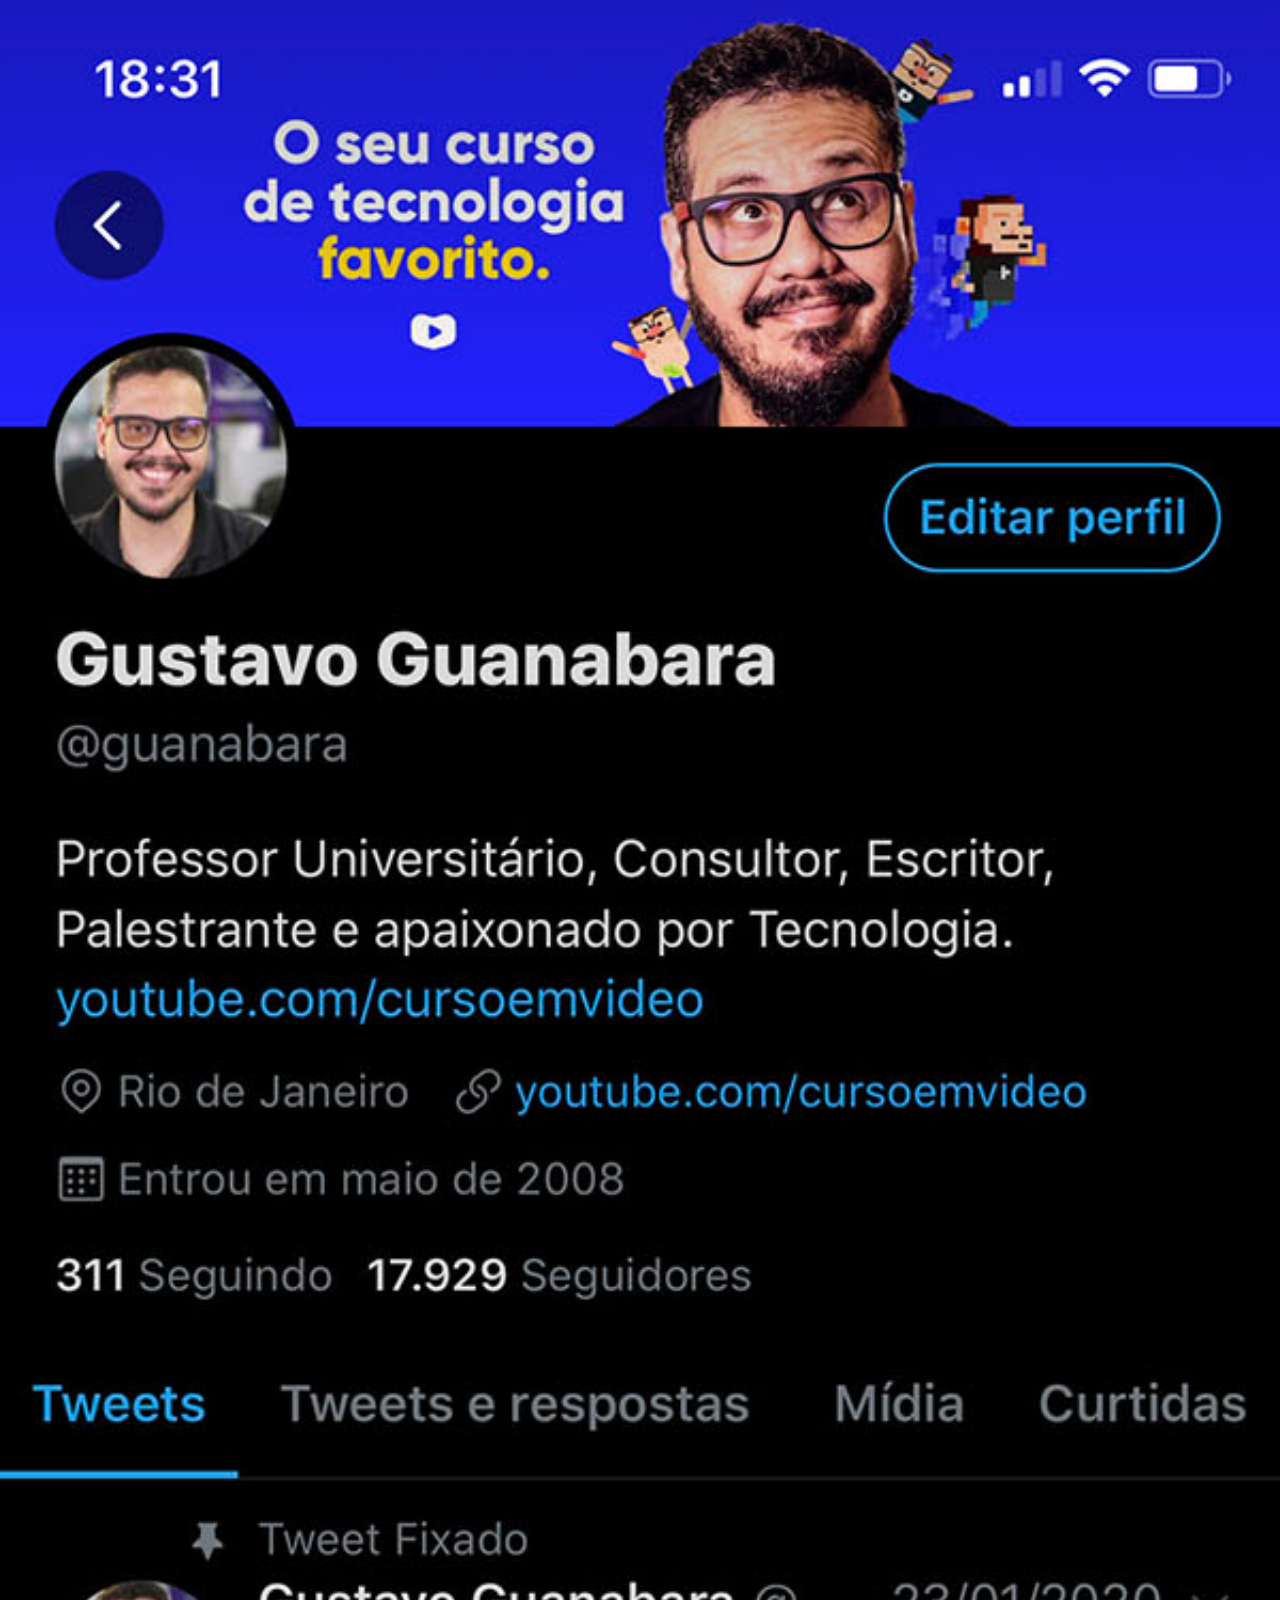
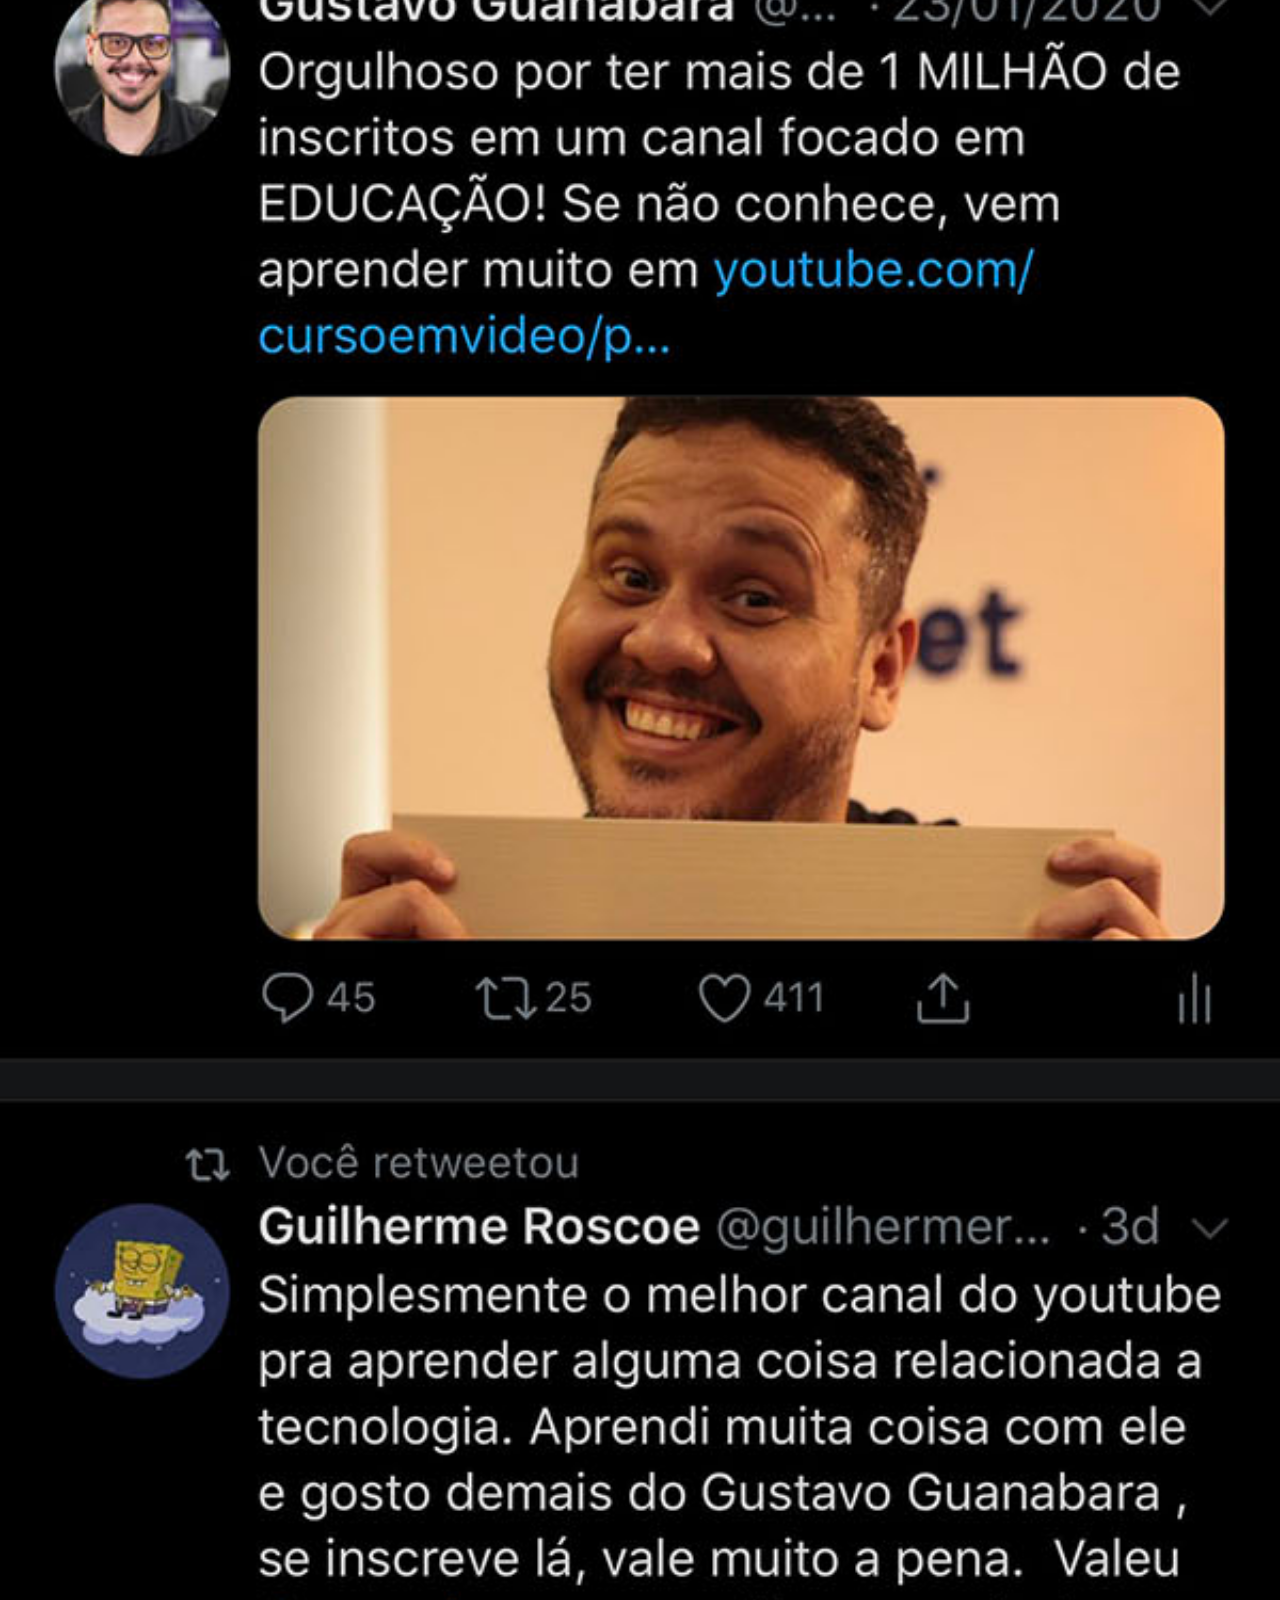
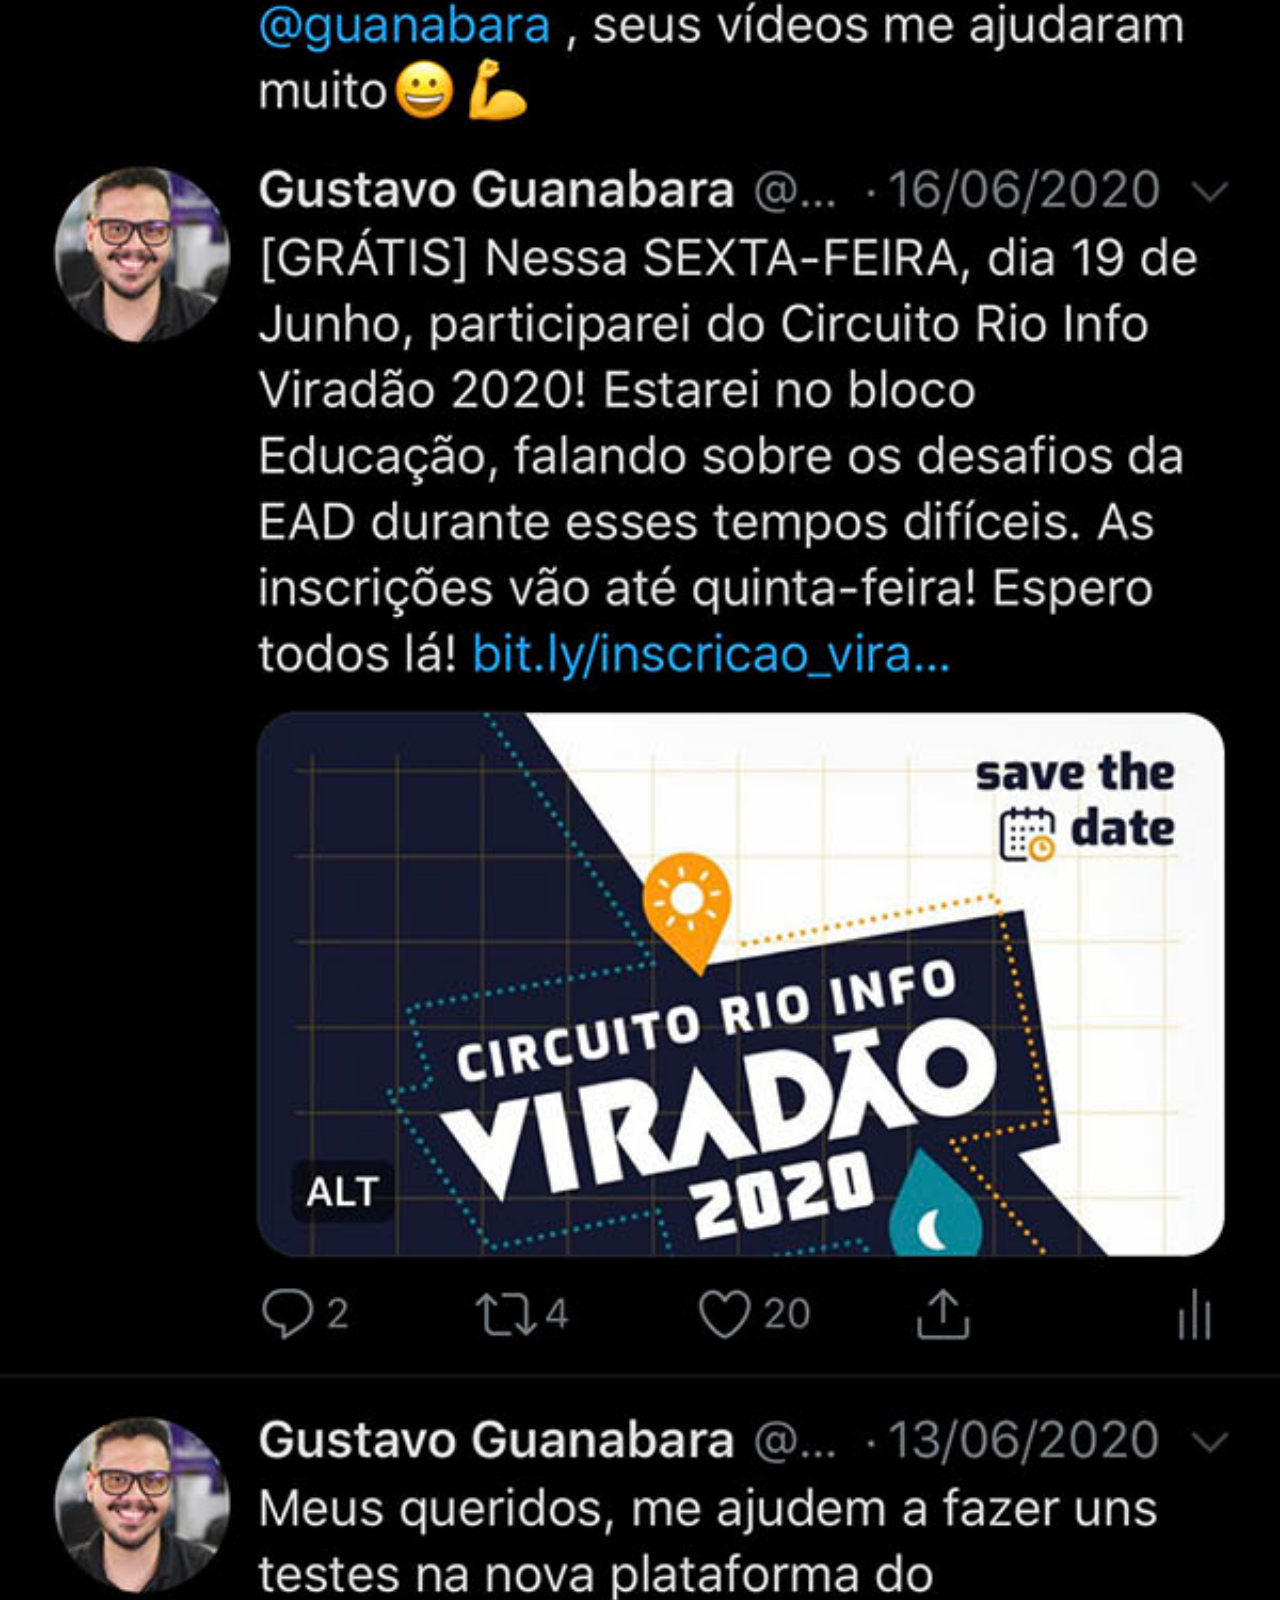
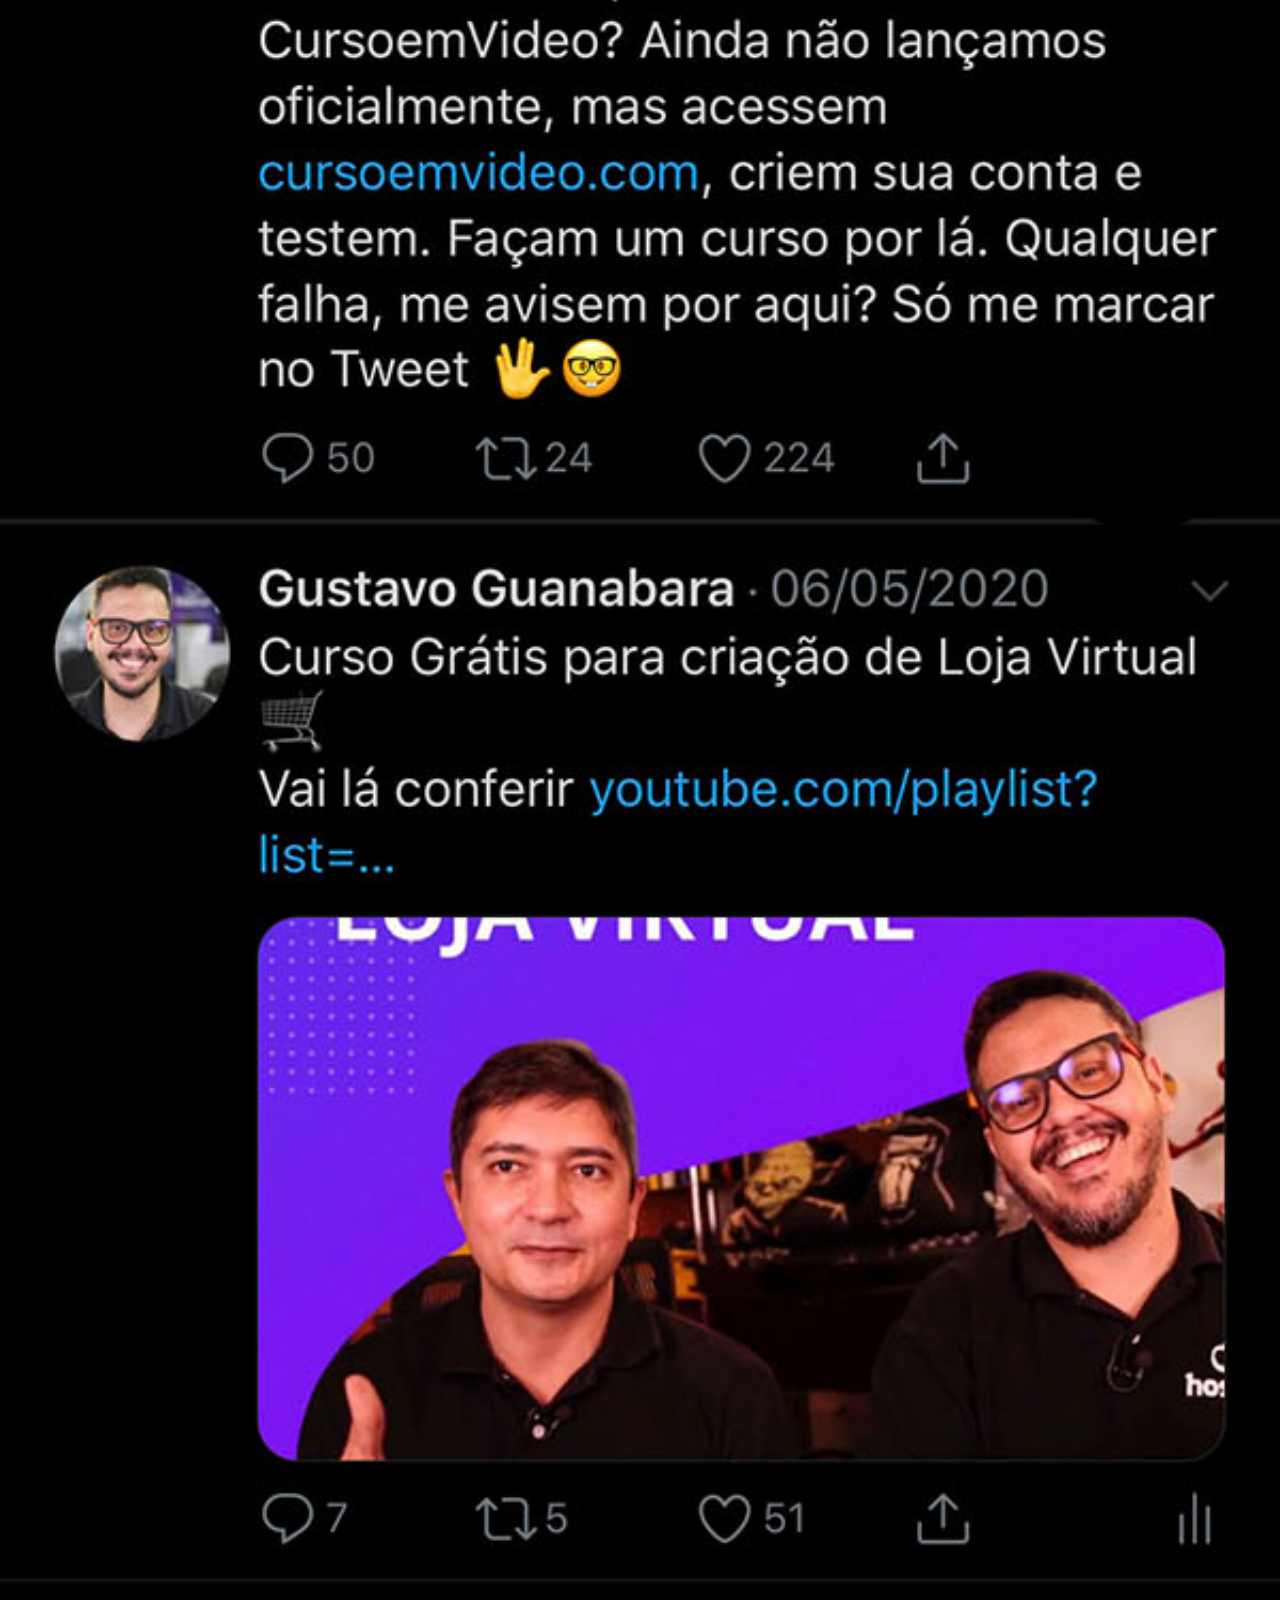
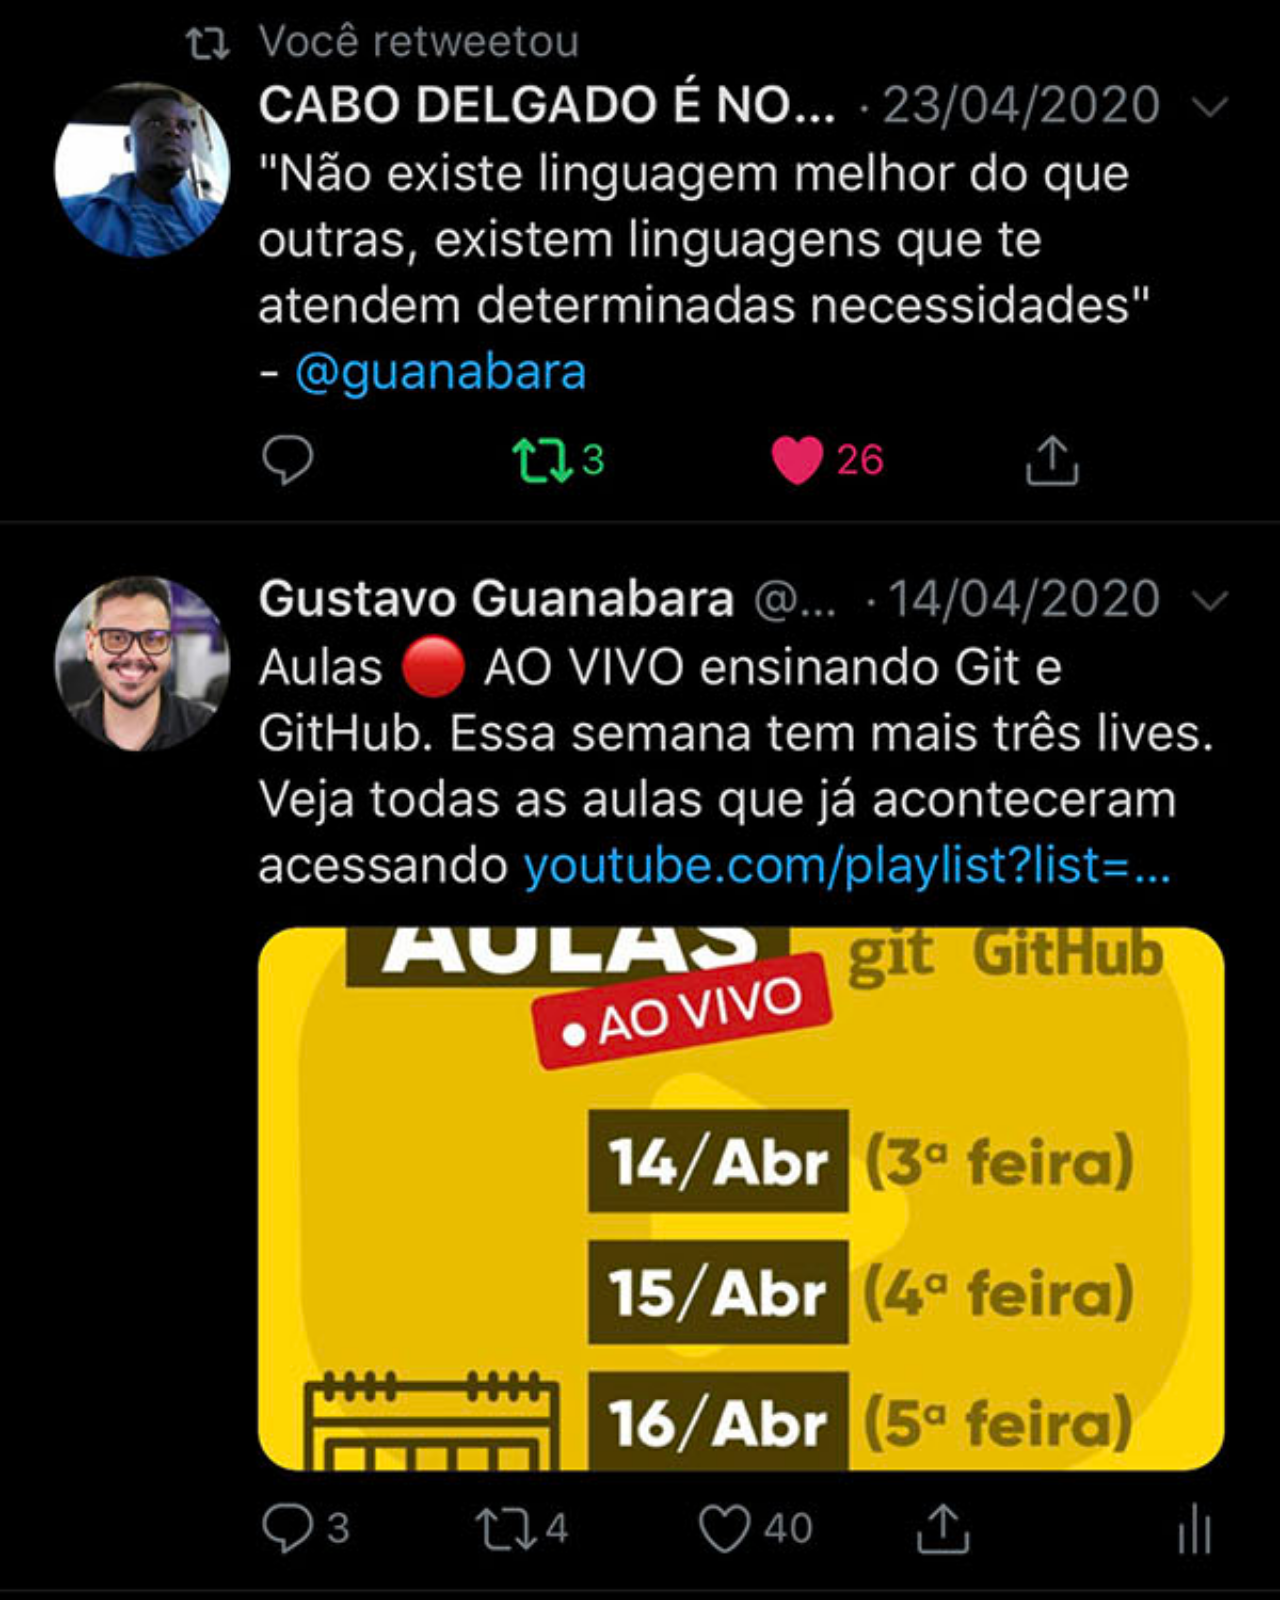
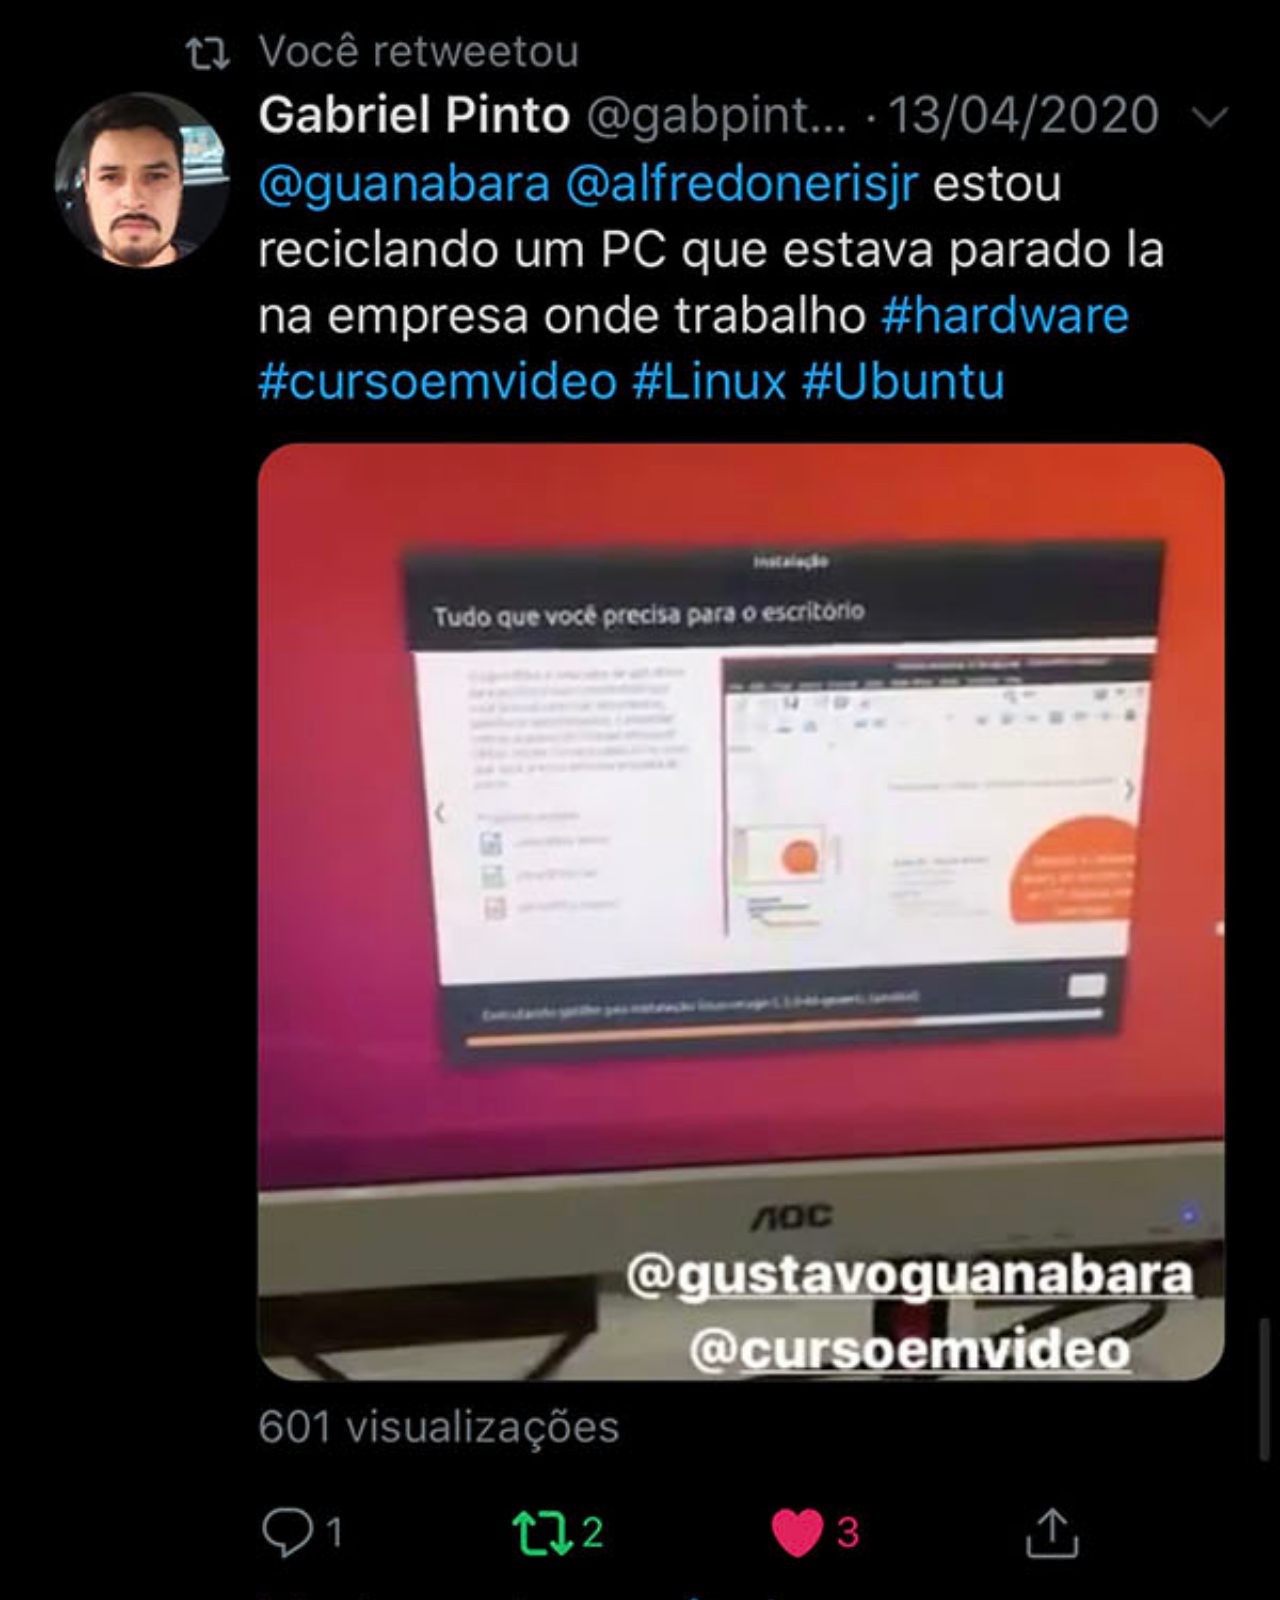
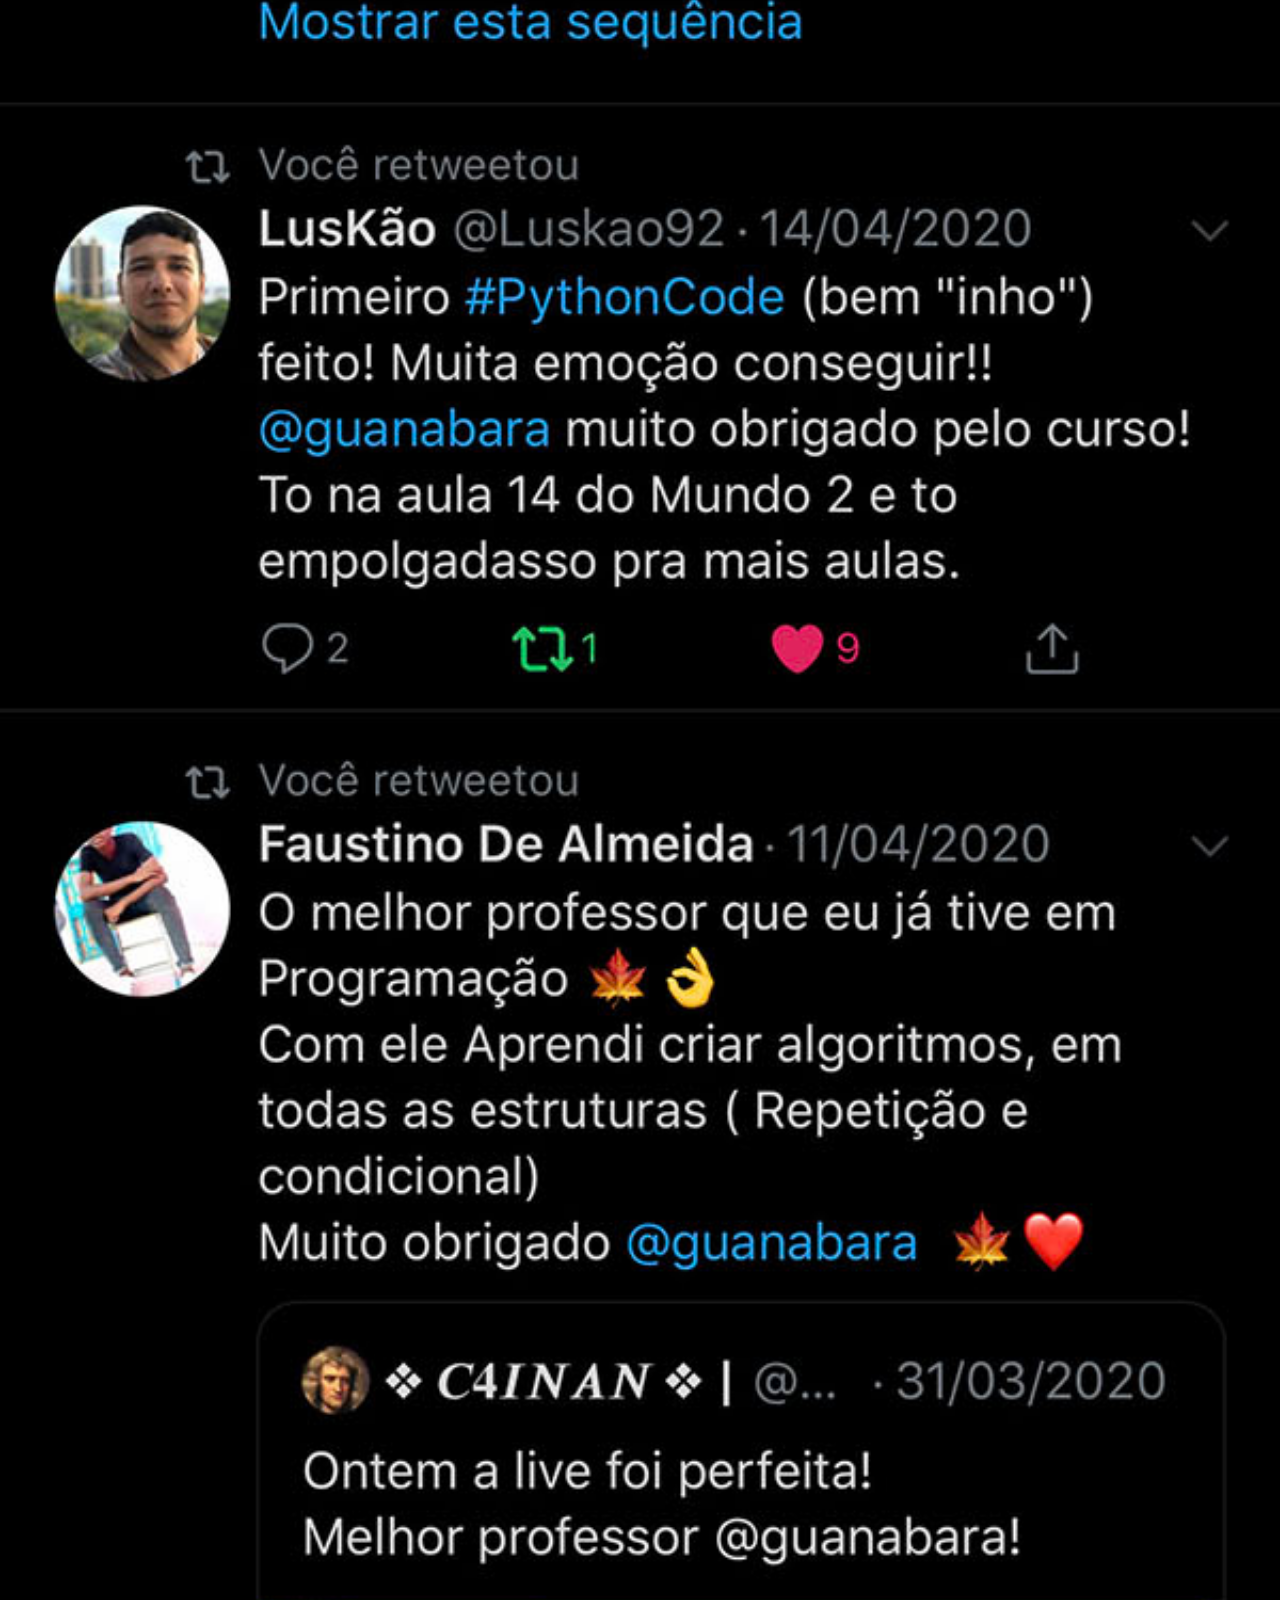
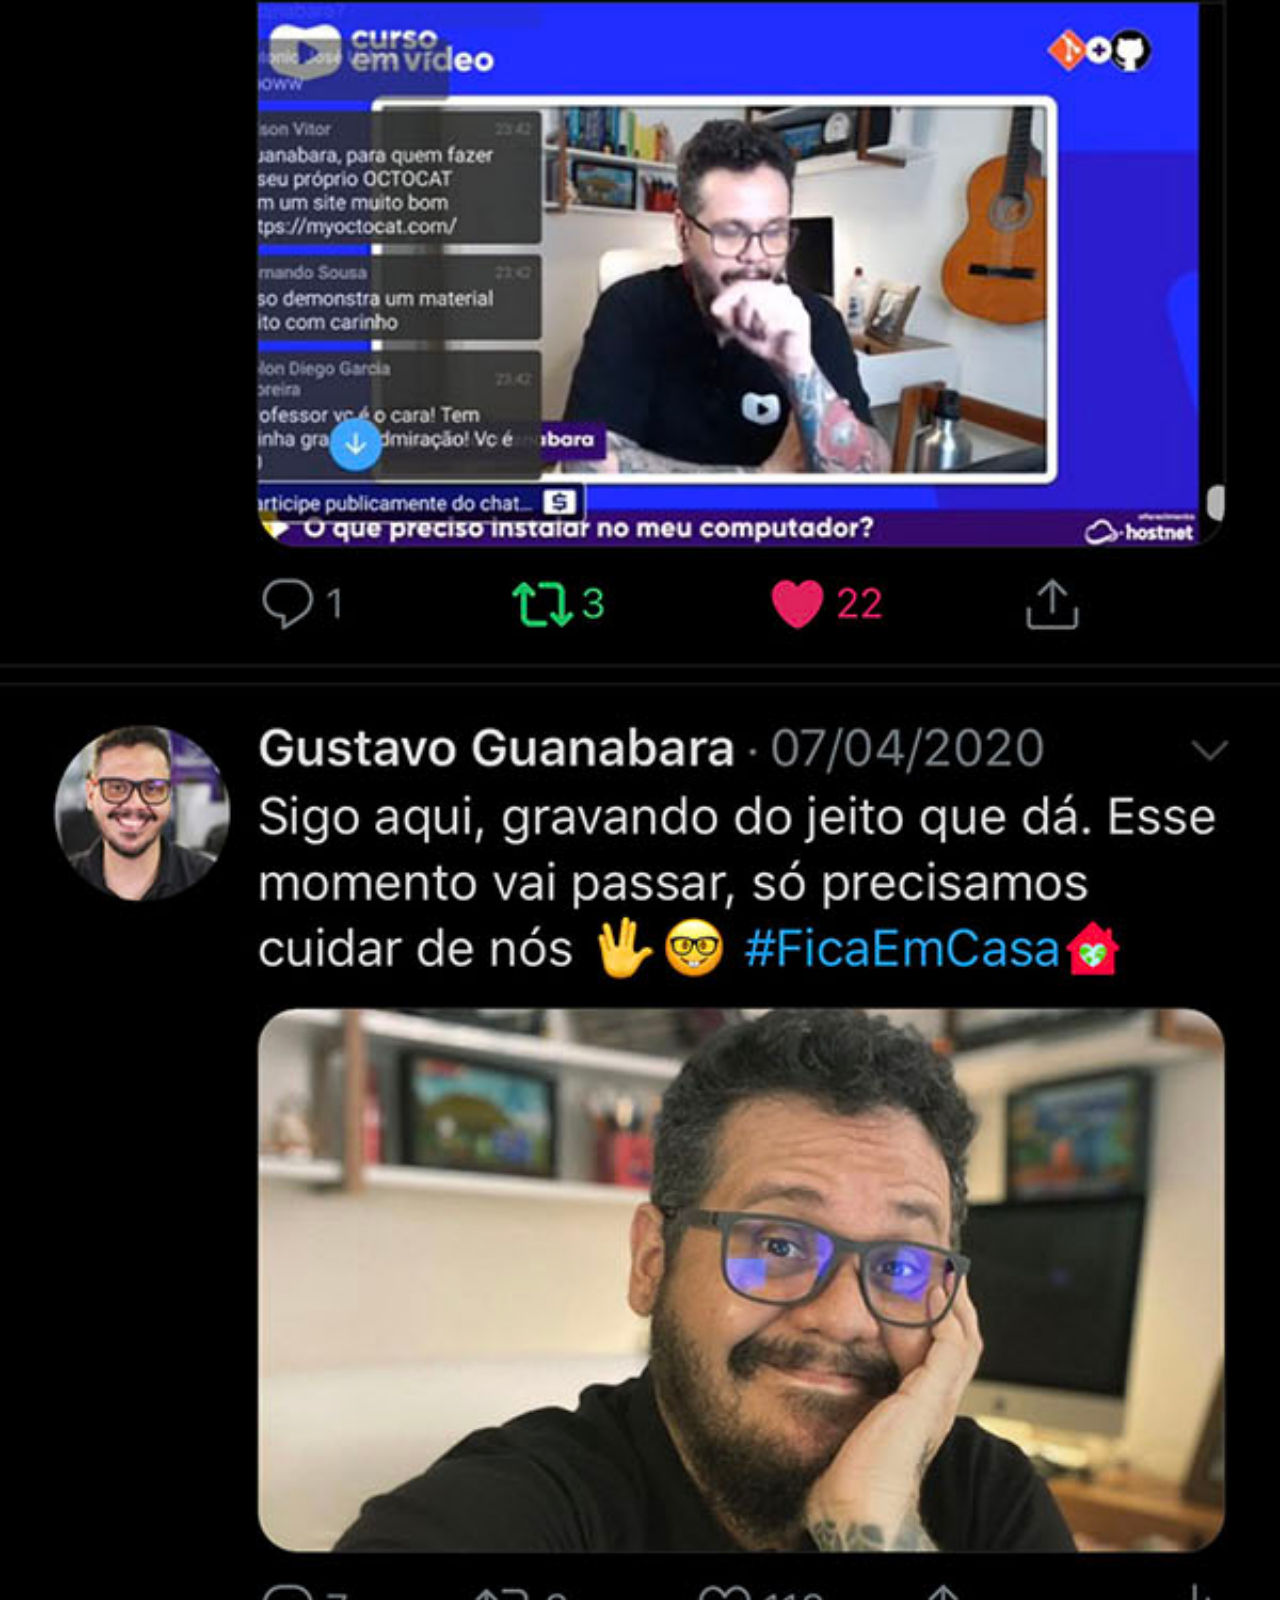
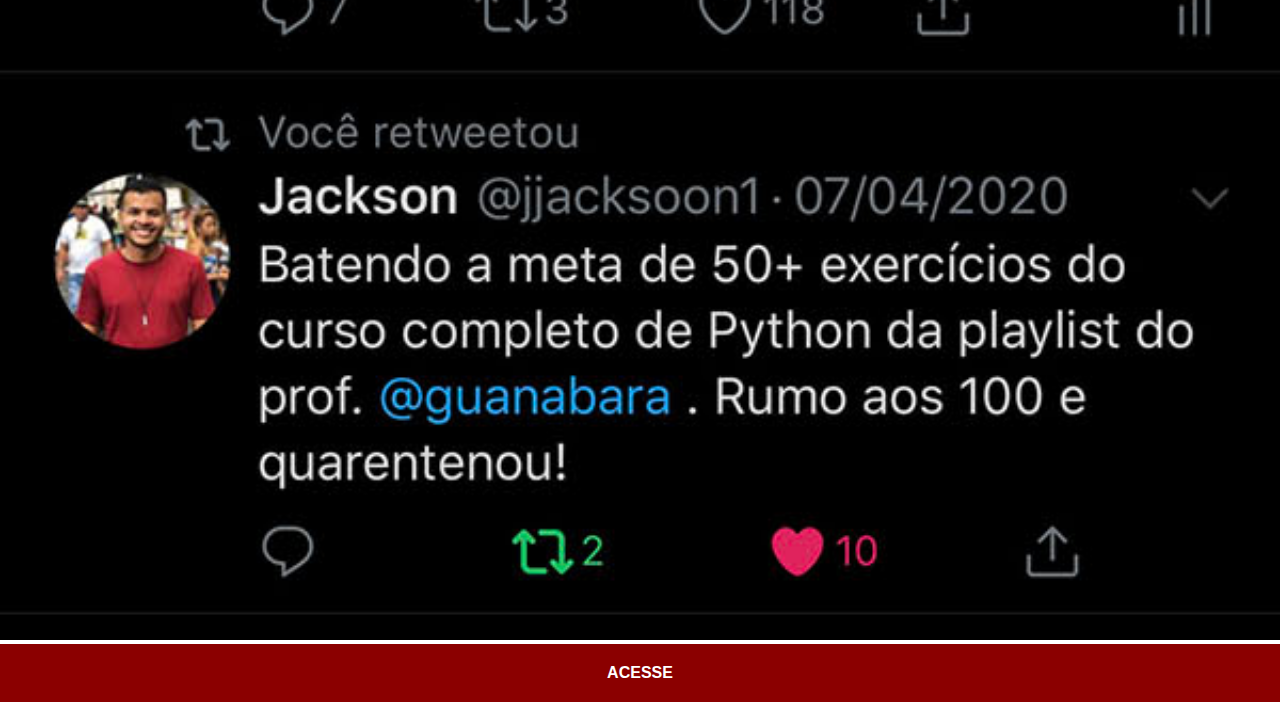
<file: pacote-d013/twitter.html>
<!DOCTYPE html>
<html lang="en">
<head>
    <meta charset="UTF-8">
    <meta http-equiv="X-UA-Compatible" content="IE=edge">
    <meta name="viewport" content="width=device-width, initial-scale=1.0">
    <title>Document</title>
    <style>
        *{
            font-family:Arial, Helvetica, sans-serif;
            margin: 0px;
            padding: 0px;
        }
        ::-webkit-scrollbar{
            width: 0;
            height: 0;
        }
        img{
            width: 100vw;
        }
        a{
            display: block;
            background-color: darkred;
            color: white;
            padding: 20px;
            text-align: center;
            font-weight: bolder;
            text-decoration: none;
        }
        a:hover{
            text-decoration: underline;
            color: black;
        }
    </style>
</head>
<body>
    <img src="pacote-d013/imagens/tela-twitter.jpg" alt="TWITTER">
<a href="https://twitter.com/i/flow/login?input_flow_data=%7B%22requested_variant%22%3A%22eyJsYW5nIjoicHQifQ%3D%3D%22%7D" target="_blank"> ACESSE</a>
</body>
</html>
</file>
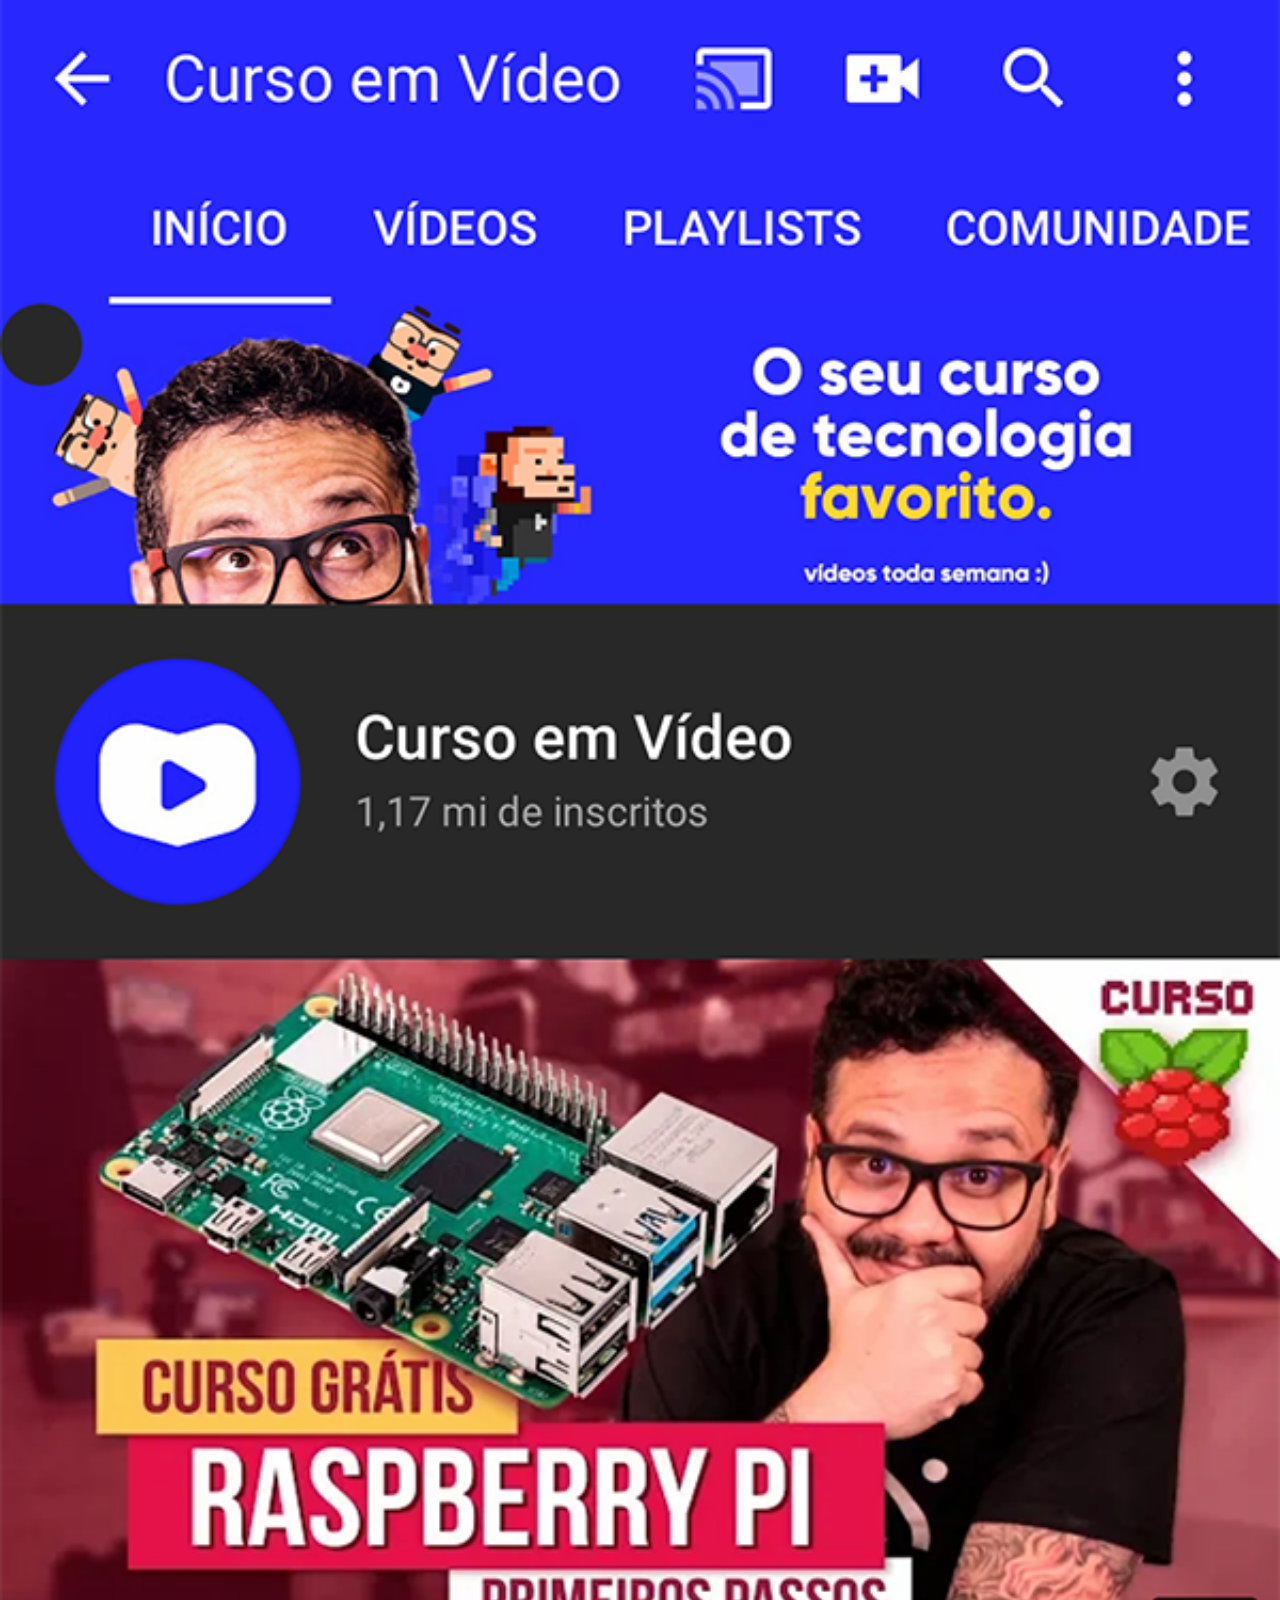
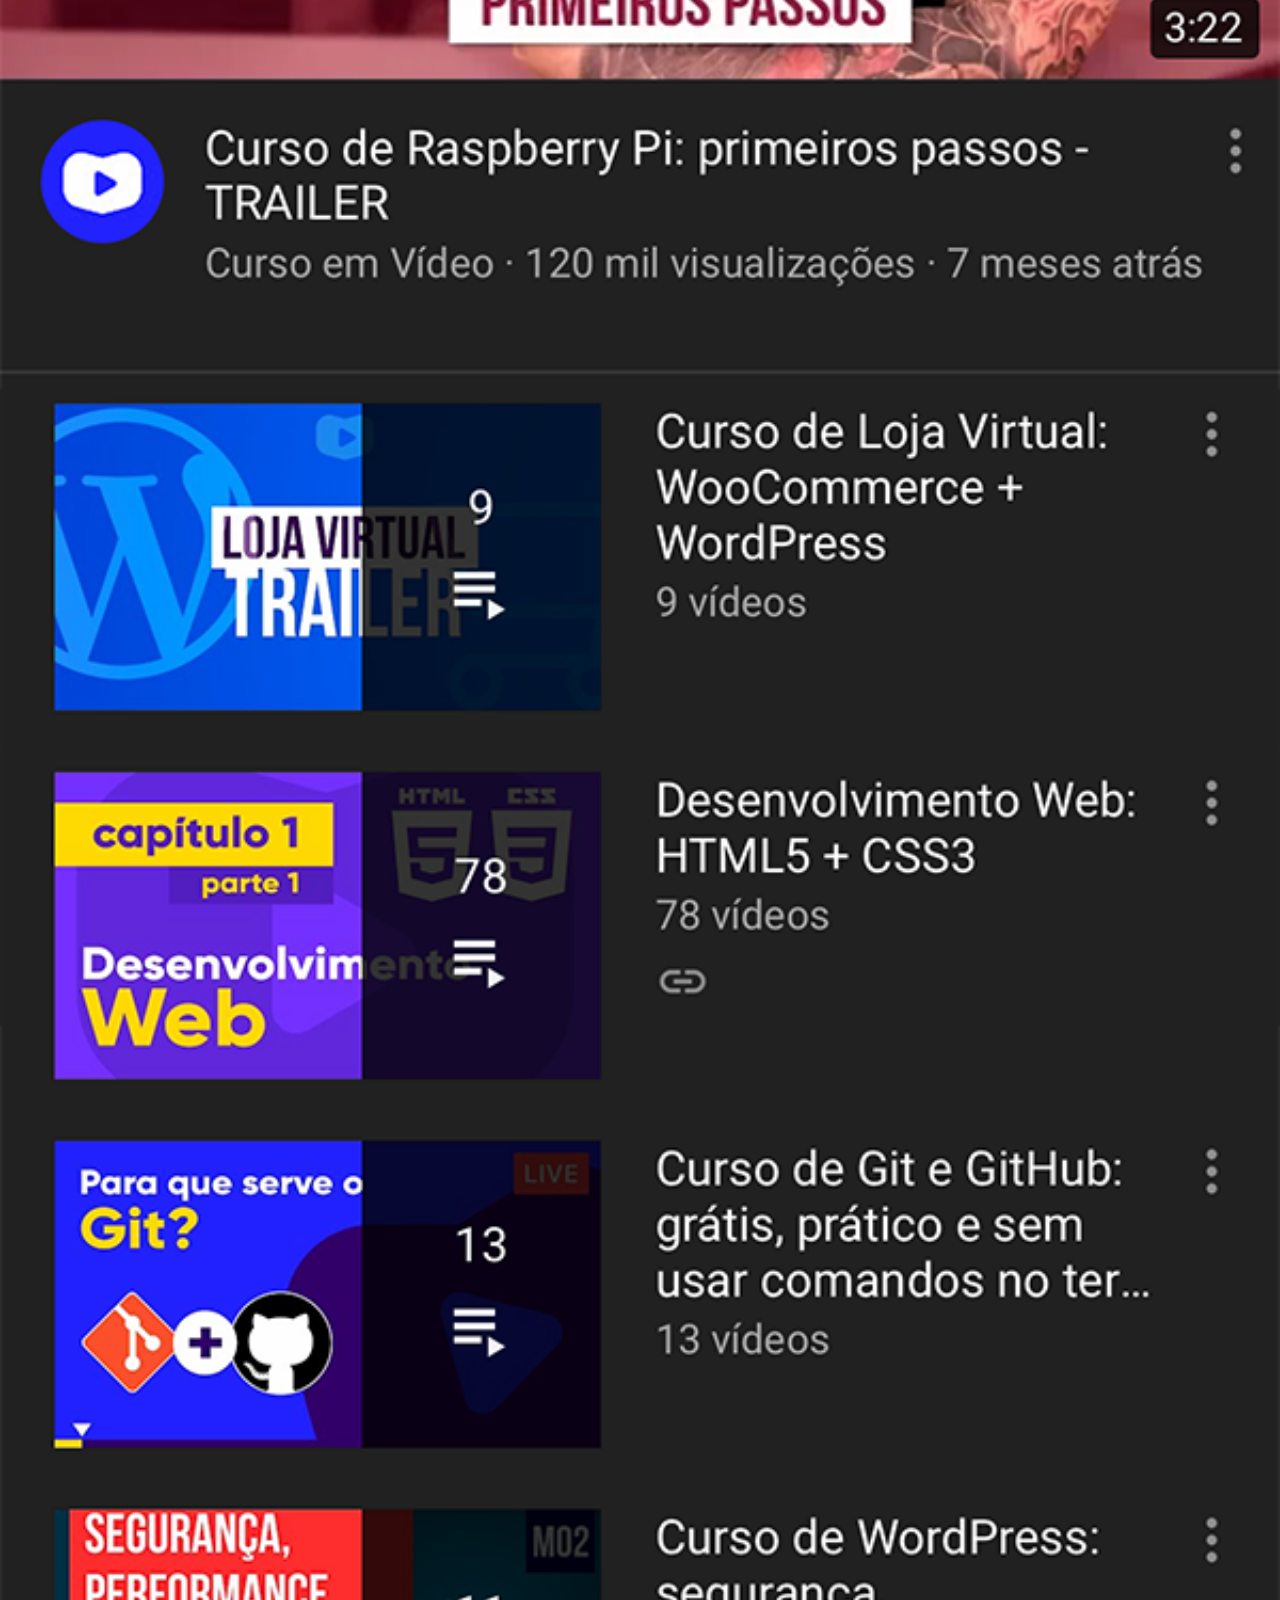
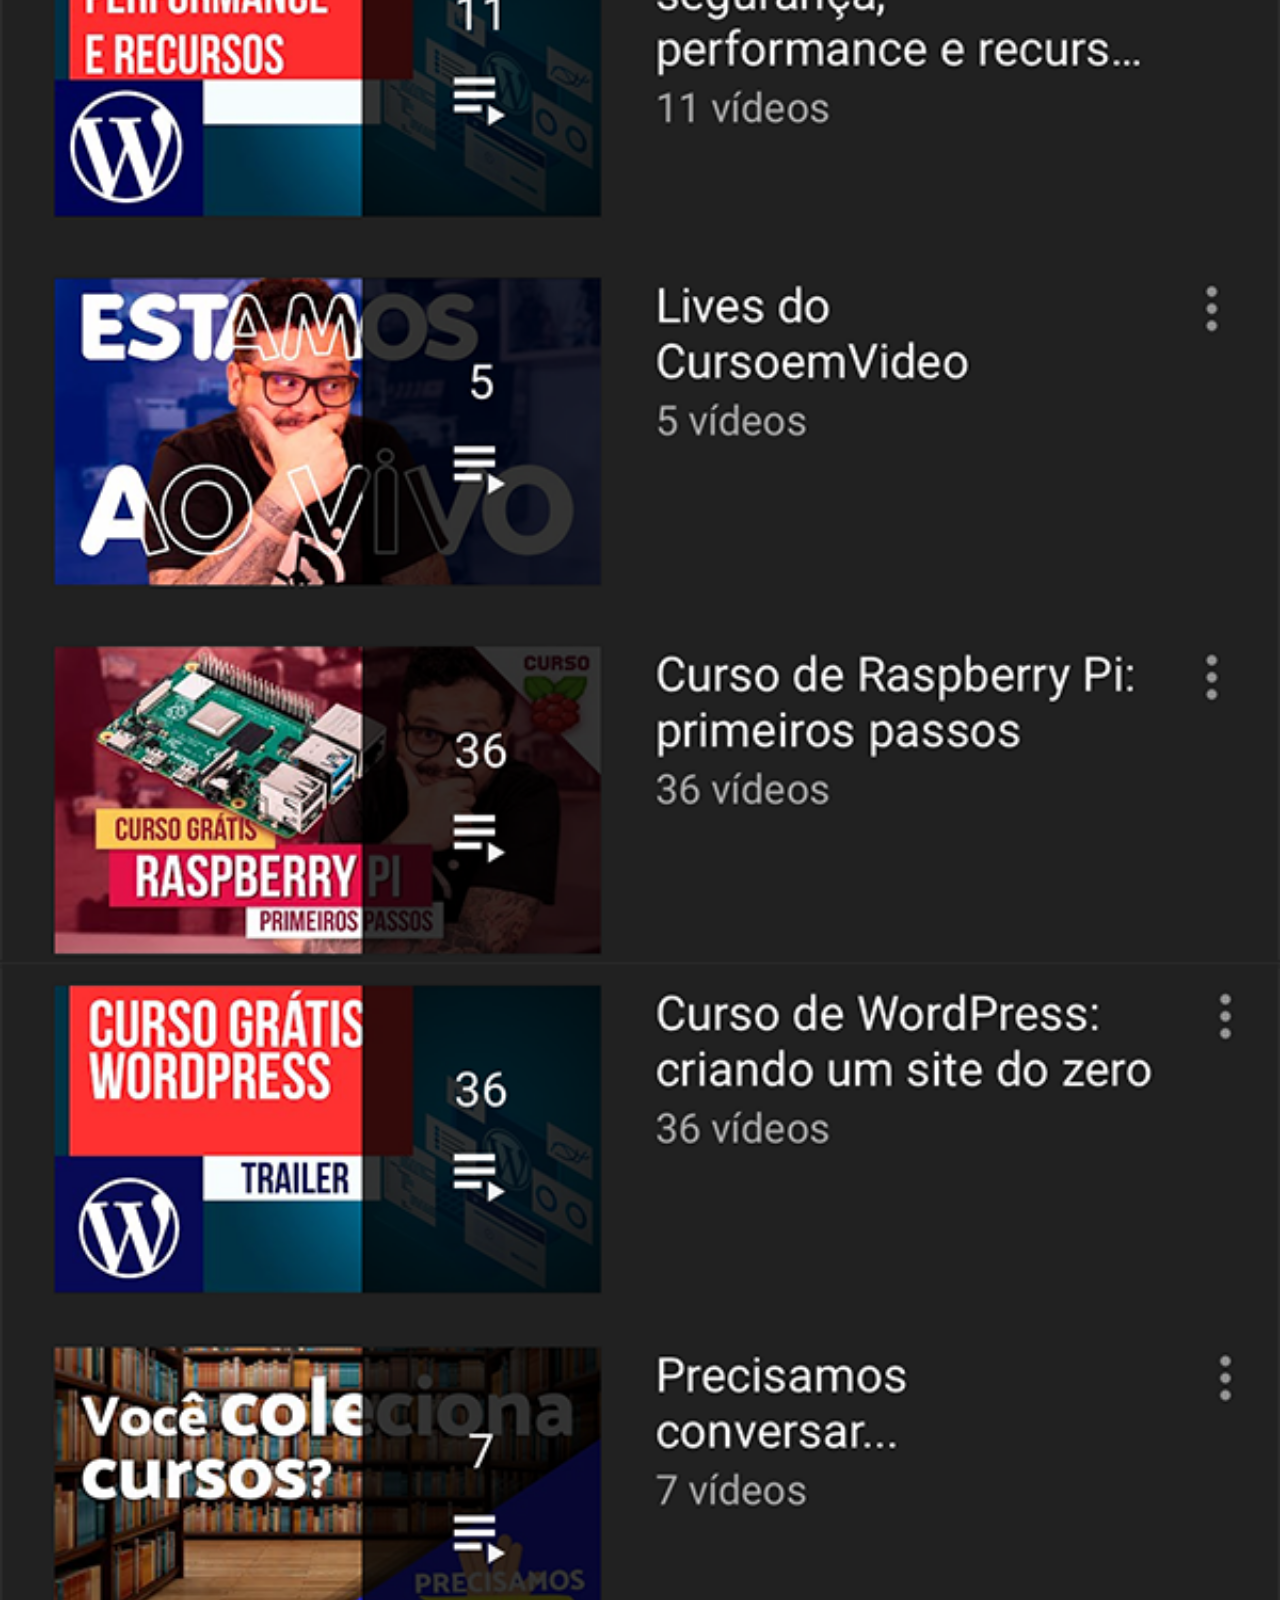
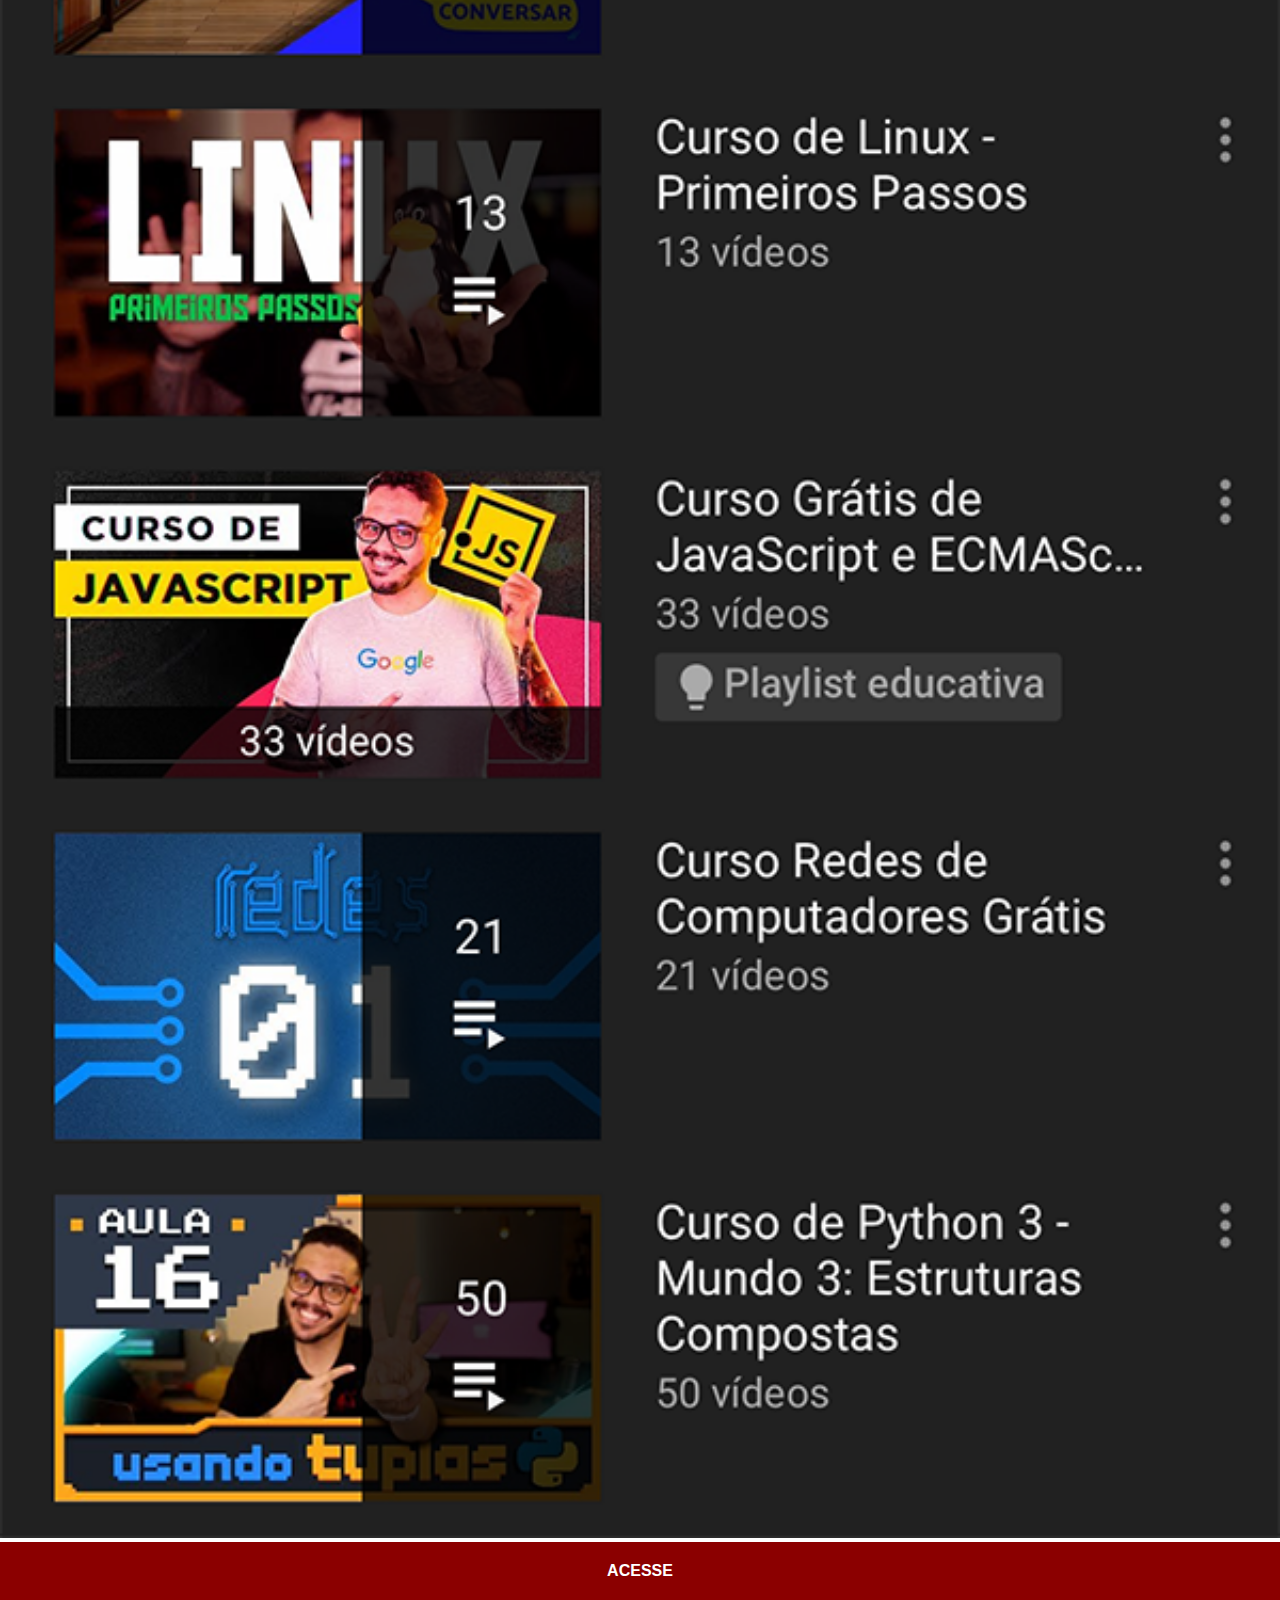
<file: pacote-d013/youtube.html>
<!DOCTYPE html>
<html lang="en">
<head>
    <meta charset="UTF-8">
    <meta http-equiv="X-UA-Compatible" content="IE=edge">
    <meta name="viewport" content="width=device-width, initial-scale=1.0">
    <title>Document</title>
    <style>
        *{
            margin: 0px;
            padding: 0px;
            font-family:Arial, Helvetica, sans-serif;
        }
        ::-webkit-scrollbar{
            width: 0;
            height: 0;
        }
        img{
            width: 100vw;
        }
        a{
            display: block;
            background-color: darkred;
            color: white;
            padding: 20px;
            text-align: center;
            font-weight: bolder;
            text-decoration: none;
        }
        a:hover{
            text-decoration: underline;
            color: black;
        }
    </style>
</head>
<body>
<img src="pacote-d013/imagens/tela-youtube.png" alt="youtube"></img>
<a href="https://www.youtube.com/@CursoemVideo/playlists" target="_blank">ACESSE</a>
</body>
</html>
</file>
<file: pacote-d013/style/estilo.css>
@charset "UTF-8";

*{
    padding: 0px;
    margin:0px;
    font-family: Arial, Helvetica, sans-serif;
}

html, body{
    height: 100vh;
    width: 100vw;
    background-color: black;
}
body{
    background: url('../pacote-d013/imagens/fundo-madeira.jpg') no-repeat top center;
    background-size: cover;
    background-attachment: fixed;
    
}
main{
    height: 100vh;
    position: relative;
    
}
section#telefone{
    position: absolute;
    left: 50%;
    top: 50%;
    transform: translate(-50%, -50%);
    height: 628px;
    width: 312px;
    background: url('../pacote-d013/imagens/frame-iphone.png') ;
    background-repeat: no-repeat;
    
}
iframe#tela{
    position: relative;
    left:22px;
    top: 80px;
    width: 264px;
    height: 470px;
}
section#redes-sociais{
    text-align: right;
}
section#redes-sociais>a>img{
    position: relative;
    margin: 10px;
    width: 50px;
    border-radius: 50%;
    box-shadow: 5px 5px 8px rgba(0, 0, 0, 0.397);
    box-sizing: border-box;
}
section#redes-sociais img:hover{
    border: 2px solid rgba(255, 255, 255, 0.623);
    transform: translate(-4px, -4px);
    box-shadow: 2px 2px 8px rgba(0, 0, 0, 0.582);
    transition: .4s;
    transition: border .8s;
}
</file>
